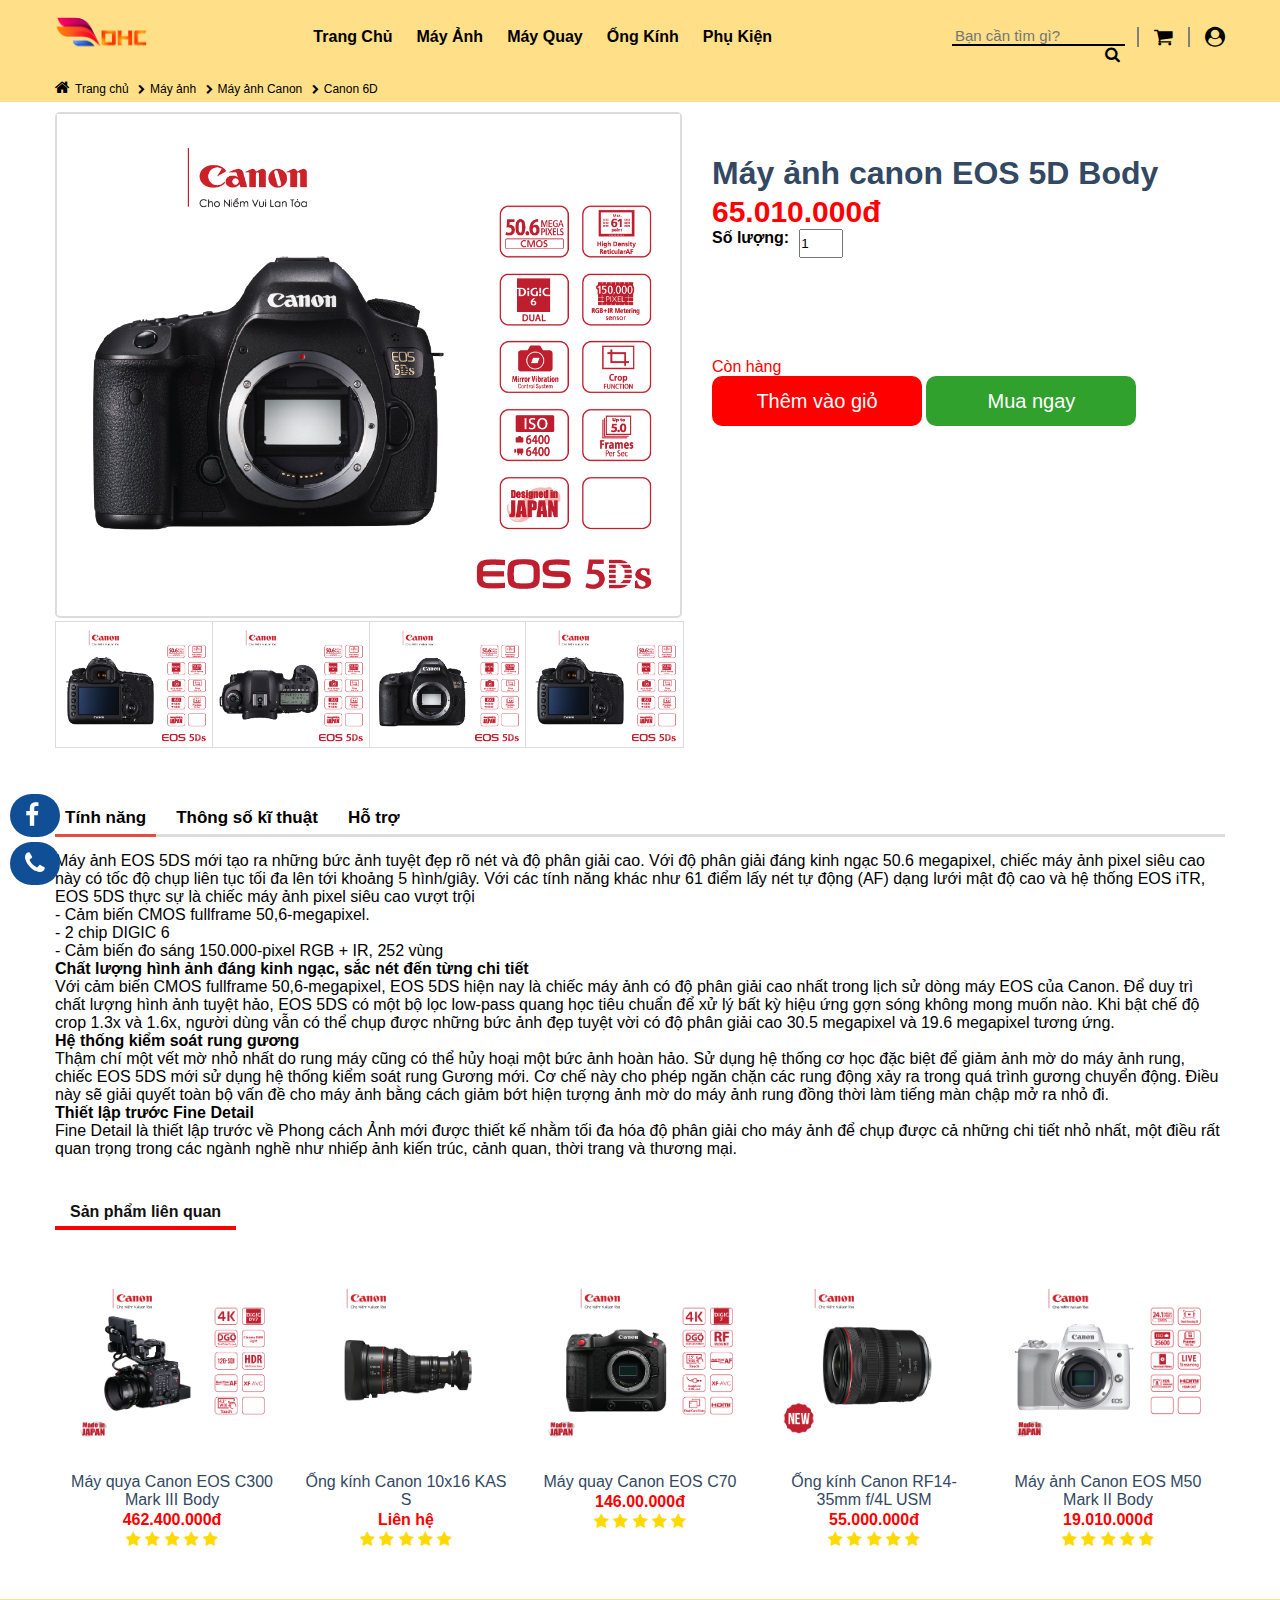
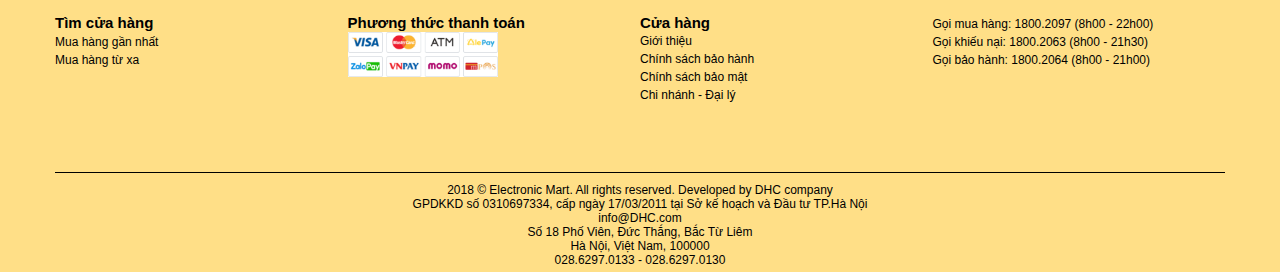
<file: chitietsanpham.html>
<!DOCTYPE html>
<html>
    <head>
        <meta charset="utf-8">
        <title>DHC-Cửa hàng máy ảnh số 1 Việt Nam</title>
        <link rel="stylesheet" href="css/style_3.css">
        <link rel="icon" href="images/logobanner.png">
        <link href="https://cdn.jsdelivr.net/npm/bootstrap@5.1.0/dist/css/bootstrap.min.css" rel="stylesheet" integrity="sha384-KyZXEAg3QhqLMpG8r+8fhAXLRk2vvoC2f3B09zVXn8CA5QIVfZOJ3BCsw2P0p/We" crossorigin="anonymous">
        <link rel="stylesheet" href="https://cdnjs.cloudflare.com/ajax/libs/font-awesome/4.7.0/css/font-awesome.min.css">
        <script src="https://code.jquery.com/jquery-2.2.4.js"></script>
        <meta name="viewport" content="width=device-width, initial-scale=1.0">
    </head>
    <body>
        <!--------------- CƯỜNG-Header start ----------------->
		<header>
            <div class="header-content">
                <div class="logo">
                    <a href="index.html"><img src="images/logobanner.png" height="70px" alt=""></a>
                </div>
                <div class="menu">
                    <li><a href="index.html">Trang Chủ</a></li>
                    <li><a href="san_pham.html">Máy Ảnh</a>
                        <ul class="submenu">
                            <li><a href="#">Máy ảnh Canon</a></li>
                            <li><a href="#">Máy ảnh Nikon</a></li>
                            <li><a href="#">Máy ảnh Sony</a></li>
                            <li><a href="#">Máy ảnh Fujifilm</a></li>
                            <li><a href="#">Máy ảnh Panasonic</a></li>
                            <li><a href="#">Máy ảnh Olympus</a></li>
                        </ul>
                    </li>
                    <li><a href="san_pham.html">Máy Quay</a>
                        <ul class="submenu">
                            <li><a href="#">Máy quay Canon</a></li>
                            <li><a href="#">Máy quay Nikon</a></li>
                            <li><a href="#">Máy quay Sony</a></li>
                            <li><a href="#">Máy quay Fujifilm</a></li>
                            <li><a href="#">Máy quay GoPro</a></li>
                            <li><a href="#">Máy quay JVC</a></li>
                        </ul>
                    </li>
                    <li><a href="san_pham.html">Ống Kính</a>
                        <ul class="submenu">
                            <li><a href="#">Ống kính Canon</a></li>
                            <li><a href="#">Ống kính Nikon</a></li>
                            <li><a href="#">Ống kính Sony</a></li>
                            <li><a href="#">Ống kính Tamron</a></li>
                            <li><a href="#">Ống kính Sigma</a></li>
                            <li><a href="#">Ống kính Leica</a></li>
                            <li><a href="#">Adapter-Ngàm chuyển</a></li>
                        </ul>
                    </li>
                    <li><a href="san_pham.html">Phụ Kiện</a>
                        <ul class="submenu">
                            <li><a href="#">PK máy ảnh-máy quay</a></li>
                            <li><a href="#">Thiết bị Livestream</a></li>
                            <li><a href="#">Thiết bị studio</a></li>
                        </ul>
                    </li>
                </div>
                <div class="other">
                    <li><input type="text" placeholder="Bạn cần tìm gì?"><i class="fa fa-search"></i></li>
                    <li><a href="giỏ_hàng.html"><i class="fa fa-shopping-cart"></i></a></li>
                    <li><a href="login.html"><i class="fa fa-user-circle"></i></a></li>
                </div>
            </div>
        </header>

            <!--------------- Header-js ----------------->
        <script>
            const header = document.querySelector("header")
            window.addEventListener("scroll",function(){
                x=window.pageYOffset
                if(x>0){
                    header.classList.add("sticky")
                }
                else{
                    header.classList.remove("sticky")
                }
            })
        </script>
        <!--------------- CƯỜNG-Header end ----------------->



        <!--------------- Products start ----------------->
        
        <!------------Cường-chi tiết sản phẩm--------------->
        <div class="wrapper">
            <div class="product-home">
                <div class="product-top-content">
                    <i class="fa fa-home" id="home"></i><a href="index.html">Trang chủ</a>
                    <i class="fa fa-chevron-right" id="chevron"></i><a href="#">Máy ảnh</a>
                    <i class="fa fa-chevron-right" id="chevron"></i><a href="#">Máy ảnh Canon</a>
                    <i class="fa fa-chevron-right" id="chevron"></i><a href="#">Canon 6D</a>
                </div>
            </div>
            <div class="products">
                <div class="product-content">
                    <div class="content-left">
                        <div class="product-big-img">
                            <img src="images/5DS-04-2.png" alt="">
                        </div>
                        <div class="product-small-img">
                            <li><img src="images/5DS-Body-1.png" alt=""></li>
                            <li><img src="images/5DS-Body-2.png" alt=""></li>
                            <li><img src="images/5DS-04-2.png" alt=""></li>
                            <li><img src="images/5DS-Body-1.png" alt=""></li>
                        </div>
                    </div>
                    <div class="content-right">
                        <div class="product-name">
                            <h1>Máy ảnh canon EOS 5D Body</h1>
                        </div>
                        <div class="product-price">
                            <p>65.010.000đ</p>
                        </div>
                        <div class="so-luong">
                            <p style="font-weight: bold;">Số lượng:</p>
                            <input type="number" min="0" value="1">
                        </div>
                        <div class="other">
                            <p>Còn hàng</p>
                        </div>
                        <div class="product-buttom">
                            <button>Thêm vào giỏ</button>
                            <button>Mua ngay</button>
                        </div>
                    </div>
                </div>
            </div>
        </div>
        <div class="wrapper">
            <div class="wrapper-content">
                <div class="tabs">
                    <ul class="nav-tab">
                        <li class="active"><a href="#menu_1">Tính năng</a></li>
                        <li><a href="#menu_2">Thông số kĩ thuật</a></li>
                        <li><a href="#menu_3">Hỗ trợ</a></li>
                    </ul>
                    <div class="tab-content">
                        <div id="menu_1" class="tab-content-item">
                            <p>Máy ảnh EOS 5DS mới tạo ra những bức ảnh tuyệt đẹp rõ nét và độ phân giải cao. Với độ phân giải đáng kinh ngạc 50.6 megapixel, chiếc máy ảnh pixel siêu cao này có tốc độ chụp liên tục tối đa lên tới khoảng 5 hình/giây. Với các tính năng khác như 61 điểm lấy nét tự động (AF) dạng lưới mật độ cao và hệ thống EOS iTR, EOS 5DS thực sự là chiếc máy ảnh pixel siêu cao vượt trội</p>
                            <p> - Cảm biến CMOS fullframe 50,6-megapixel.</p>
                            <p> - 2 chip DIGIC 6</p>
                            <p> - Cảm biến đo sáng 150.000-pixel RGB + IR, 252 vùng<p>
                            <p style="font-weight: bold;">Chất lượng hình ảnh đáng kinh ngạc, sắc nét đến từng chi tiết</p>
                            <p>Với cảm biến CMOS fullframe 50,6-megapixel, EOS 5DS hiện nay là chiếc máy ảnh có độ phân giải cao nhất trong lịch sử dòng máy EOS của Canon. Để duy trì chất lượng hình ảnh tuyệt hảo, EOS 5DS có một bộ lọc low-pass quang học tiêu chuẩn để xử lý bất kỳ hiệu ứng gợn sóng không mong muốn nào. Khi bật chế độ crop 1.3x và 1.6x, người dùng vẫn có thể chụp được những bức ảnh đẹp tuyệt vời có độ phân giải cao 30.5 megapixel và 19.6 megapixel tương ứng.</p>
                            <p style="font-weight: bold;">Hệ thống kiểm soát rung gương</p>
                            <p>Thậm chí một vết mờ nhỏ nhất do rung máy cũng có thể hủy hoại một bức ảnh hoàn hảo. Sử dụng hệ thống cơ học đặc biệt để giảm ảnh mờ do máy ảnh rung, chiếc EOS 5DS mới sử dụng hệ thống kiểm soát rung Gương mới. Cơ chế này cho phép ngăn chặn các rung động xảy ra trong quá trình gương chuyển động. Điều này sẽ giải quyết toàn bộ vấn đề cho máy ảnh bằng cách giảm bớt hiện tượng ảnh mờ do máy ảnh rung đồng thời làm tiếng màn chập mở ra nhỏ đi.</p>
                            <p style="font-weight: bold;">Thiết lập trước Fine Detail</p>
                            <p>Fine Detail là thiết lập trước về Phong cách Ảnh mới được thiết kế nhằm tối đa hóa độ phân giải cho máy ảnh để chụp được cả những chi tiết nhỏ nhất, một điều rất quan trọng trong các ngành nghề như nhiếp ảnh kiến trúc, cảnh quan, thời trang và thương mại.</p>
                        </div>
                        <div id="menu_2" class="tab-content-item">
                            <p style="font-size: 18px;font-weight: bold;">Loại máy ảnh</p>
                            <table class="table table-bordered">
                                <thead>
                                  <tr>
                                    <th scope="row">Loại máy ảnh</th>
                                    <td>Dòng máy ảnh AF/AE số, phản xạ đơn ống kính</td>
                                  </tr>
                                  <tr>
                                    <th scope="row">Phương tiện ghi hình</th>
                                    <td>Thẻ CF (Loại I, hỗ trợ UDMA 7 ), Thẻ nhớ SD / SDHC / SDXC</td>
                                  </tr>
                                  <tr>
                                    <th scope="row">Kích thước bộ cảm biến ảnh</th>
                                    <td>Xấp xỉ 36,0 x 24,0mm</td>
                                  </tr>
                                  <tr>
                                    <th scope="row">Loại ống kính</th>
                                    <td>Các loại ống kính EF của Canon</td>
                                  </tr>
                                  <tr>
                                    <th scope="row">Ngàm gắn ống kính</th>
                                    <td>Ngàm gắn EF của Canon</td>
                                  </tr>
                                </thead>
                            </table>
                            <p style="font-size: 18px;font-weight: bold;">Bộ cảm biến</p>
                            <table class="table table-bordered">
                                <thead>
                                  <tr>
                                    <th scope="row">Loại cảm biến</th>
                                    <td>Cảm biến CMOS</td>
                                  </tr>
                                  <tr>
                                    <th scope="row">Effective pixels</th>
                                    <td>Xấp xỉ 50,6 megapixels</td>
                                  </tr>
                                  <tr>
                                    <th scope="row">Tỉ lệ khuôn hình</th>
                                    <td>3:2</td>
                                  </tr>
                                  <tr>
                                    <th scope="row">Tính năng xóa bụi bẩn trên dữ liệu</th>
                                    <td>Tự động xóa/ Xóa bằng tay, Xóa bụi bẩn bám trên dữ liệu</td>
                                  </tr>
                                </thead>
                            </table>
                            <p style="font-size: 18px;font-weight: bold;">Hệ thống ghi hình</p>
                            <table class="table table-bordered">
                                <thead>
                                  <tr>
                                    <th scope="row">Định dạng ghi hình</th>
                                    <td>Quy tắc thiết kế dành cho hệ thống file máy ảnh (DCF) 2.0</td>
                                  </tr>
                                  <tr>
                                    <th scope="row">Loại ảnh</th>
                                    <td>JPEG, RAW (nguyên bản 14-bit của Canon) Có thể ghi đồng thời ảnh định dạng RAW+JPEG</td>
                                  </tr>
                                  <tr>
                                    <th scope="row">Crop/ Tỉ lệ khuôn hình</th>
                                    <td>Chụp crop ảnh và chụp với tỉ lệ khuôn hình cài đặt Full-frame / Xấp xỉ 1,3x (crop) / Xấp xỉ 1,6x (crop) / 1:1 (tỉ lệ khuôn hình) / 4:3 (tỉ lệ khuôn hình) / 16:9 (tỉ lệ khuôn hình)</td>
                                  </tr>
                                  <tr>
                                    <th scope="row">Chức năng ghi hình</th>
                                    <td>Chuẩn, tự động chuyển thẻ, ghi riêng rẽ, ghi lên nhiều thẻ</td>
                                  </tr>
                                  <tr>
                                    <th scope="row">Tạo/ Chọn thư mục:</th>
                                    <td>Có sẵn</td>
                                  </tr>
                                  <tr>
                                    <th scope="row">Đặt tên file</th>
                                    <td>Mã cài đặt trước. Cài đặt người sử dụng 1/ Cài đặt người sử dụng 2</td>
                                  </tr>
                                  <tr>
                                    <th scope="row">Đánh số file</th>
                                    <td>Đánh số liên tiếp, tự động đánh số lại, đánh số lại bằng tay</td>
                                  </tr>
                                </thead>
                            </table>
                            <p style="font-size: 18px;font-weight: bold;">Màn trập</p>
                            <table class="table table-bordered">
                                <thead>
                                  <tr>
                                    <th scope="row">Loại</th>
                                    <td>Màn trập tiêu cự phẳng điều khiển điện tử</td>
                                  </tr>
                                  <tr>
                                    <th scope="row">Tốc độ màn trập</th>
                                    <td>1/8000 giây đến 30 giây (tổng phạm vi tốc độ màn trập; phạm vi có sẵn khác nhau tùy theo từng chế độ chụp), đèn tròn, xung X ở 1/200 giây</td>
                                  </tr>
                                </thead>
                            </table>
                        </div>
                        <div id="menu_3" class="tab-content-item">
                            <p>Nội dung đang cập nhật</p>
                        </div>
                    </div>
                </div>
            </div>
        </div>
        <!------------js product--------------->
        <script>
            const bigImg = document.querySelector(".product-big-img img")
            const smallImg = document.querySelectorAll(".product-small-img img")
            smallImg.forEach(function(imgItem,X){
                imgItem.addEventListener("click",function(){
                    bigImg.src = imgItem.src
                })
            })
        </script>
        <script src="https://code.jquery.com/jquery-3.6.0.js"></script>
        <script>
            $(document).ready(function(){
                $('.tab-content-item').hide();
                $('.tab-content-item:first-child').fadeIn();
                $('.nav-tab li').click(function(){
                    $('.nav-tab li').removeClass('active');
                    $(this).addClass('active');

                    let id_tab_content = $(this).children('a').attr('href');
                    $('.tab-content-item').hide();
                    $(id_tab_content).fadeIn();
                    return false;
                });
            });
        </script>
        <!------------Hiếu-sản phẩm liên quan--------------->
        <div id="wrapper">
            <div class="headline">
                <p>Sản phẩm liên quan</p>
            </div>
            <ul class="products">
                <li>
                    <div class="product-items">
                        <div class="product-top">
                            <a href="chitietsanpham.html" class="product-thumb">
                                <img src="images/c300miii-01.png" alt="">
                            </a>
                            <a href="chitietsanpham.html" class="buy-now">Mua ngay</a>
                        </div>
                        <div class="product-info">
                            <a href="" class="product-name">Máy quya Canon EOS C300 Mark III Body</a>
                            <div class="product-price">462.400.000đ</div>
							<div class="star">
								<i class="fa fa-star"></i>
								<i class="fa fa-star"></i>
								<i class="fa fa-star"></i>
								<i class="fa fa-star"></i>
								<i class="fa fa-star"></i>
							</div>
                        </div>
                    </div>
                </li>
                
                <li>
                    <div class="product-items">
                        <div class="product-top">
                            <a href="chitietsanpham.html" class="product-thumb">
                                <img src="images/10x16-KAS-S-03.png" alt="">
                            </a>
                            <a href="chitietsanpham.html" class="buy-now">Mua ngay</a>
                        </div>
                        <div class="product-info">
                            <a href="" class="product-name">Ống kính Canon 10x16 KAS S</a>
                            <div class="product-price">Liên hệ</div>
							<div class="star">
								<i class="fa fa-star"></i>
								<i class="fa fa-star"></i>
								<i class="fa fa-star"></i>
								<i class="fa fa-star"></i>
								<i class="fa fa-star"></i>
							</div>
                        </div>
                    </div>
                </li>

				<li>
                    <div class="product-items">
                        <div class="product-top">
                            <a href="chitietsanpham.html" class="product-thumb">
                                <img src="images/C70JP-07.png" alt="">
                            </a>
                            <a href="chitietsanpham.html" class="buy-now">Mua ngay</a>
                        </div>
                        <div class="product-info">
                            <a href="" class="product-name">Máy quay Canon EOS C70</a>
                            <div class="product-price">146.00.000đ</div>
							<div class="star">
								<i class="fa fa-star"></i>
								<i class="fa fa-star"></i>
								<i class="fa fa-star"></i>
								<i class="fa fa-star"></i>
								<i class="fa fa-star"></i>
							</div>
                        </div>
                    </div>
                </li>

				<li>
                    <div class="product-items">
                        <div class="product-top">
                            <a href="chitietsanpham.html" class="product-thumb">
                                <img src="images/RF1435-01.png" alt="">
                            </a>
                            <a href="chitietsanpham.html" class="buy-now">Mua ngay</a>
                        </div>
                        <div class="product-info">
                            <a href="" class="product-name">Ống kính Canon RF14-35mm f/4L USM</a>
                            <div class="product-price">55.000.000đ</div>
							<div class="star">
								<i class="fa fa-star"></i>
								<i class="fa fa-star"></i>
								<i class="fa fa-star"></i>
								<i class="fa fa-star"></i>
								<i class="fa fa-star"></i>
							</div>
                        </div>
                    </div>
                </li>

                <li>
                    <div class="product-items">
                        <div class="product-top">
                            <a href="chitietsanpham.html" class="product-thumb">
                                <img src="images/M50-M50-MARK-IIjapan-01.png" alt="">
                            </a>
                            <a href="chitietsanpham.html" class="buy-now">Mua ngay</a>
                        </div>
                        <div class="product-info">
                            <a href="" class="product-name">Máy ảnh Canon EOS M50 Mark II Body</a>
                            <div class="product-price">19.010.000đ</div>
							<div class="star">
								<i class="fa fa-star"></i>
								<i class="fa fa-star"></i>
								<i class="fa fa-star"></i>
								<i class="fa fa-star"></i>
								<i class="fa fa-star"></i>
							</div>
                        </div>
                    </div>
                </li>
            </ul>
        </div>
        <!--------------- Products end ----------------->
        


        <!--------------- DƯƠNG-Footer start ----------------->
        <div id="footer">
            <ul class="footer-top">
                <li>
                    <div class="place">
                        <a style="font-weight: bold;font-size: 15px;">Tìm cửa hàng</a>
                        <br>
                        <a href="">Mua hàng gần nhất</a>
                        <br>
                        <a href="">Mua hàng từ xa</a>
                        <br>
                        <a>
                            <iframe src="https://www.google.com/maps/embed?pb=!1m18!1m12!1m3!1d3723.017336361273!2d105.77172461517605!3d21.071969791677198!2m3!1f0!2f0!3f0!3m2!1i1024!2i768!4f13.1!3m3!1m2!1s0x3134552defbed8e9%3A0x1584f79c805eb017!2zVHLGsOG7nW5nIMSQ4bqhaSBo4buNYyBN4buPIC0gxJDhu4thIGNo4bqldA!5e0!3m2!1svi!2s!4v1632542079233!5m2!1svi!2s" width="150" height="100" style="border:0;" allowfullscreen="" loading="lazy"></iframe>
                        </a>
                    </div>
                </li>
                <li>
                    <div class="tt">
                        <a style="font-size: 15px;font-weight: bold;">Phương thức thanh toán</a>
                        <br>
                        <a href="">
                            <img src="images/pttt.png" alt="">
                        </a>
                    </div>
                </li>
                <li>
                    <div class="introduce">
                        <div style="font-size: 15px;font-weight: bold;">Cửa hàng</div>
                        <a href="#">Giới thiệu</a>
                        <br>
                        <a href="#">Chính sách bảo hành</a>
                        <br>
                        <a href="#">Chính sách bảo mật</a>
                        <br>
                        <a href="#">Chi nhánh - Đại lý</a>
                    </div>
                </li>
                <li>
                    <div class="call">
                        <a href="#">Gọi mua hàng: 1800.2097 (8h00 - 22h00)</a>
                        <br>
                        <a href="#">Gọi khiếu nại: 1800.2063 (8h00 - 21h30)</a>
                        <br>
                        <a href="#">Gọi bảo hành: 1800.2064 (8h00 - 21h00)</a>
                    </div>
                </li>
            </ul>
            <div class="fuild-container" style="background: rgb(255, 223, 135);padding-top: 10px; padding-bottom: 5px;">
                <div class="col-lg-12 col-md-12 col-sm-12">
                    <p style="text-align: center;font-size: 12px; color: black;">
                        2018 © Electronic Mart. All rights reserved. Developed by DHC company
                        <br>
                        GPDKKD số 0310697334, cấp ngày 17/03/2011 tại Sở kế hoạch và Đầu tư TP.Hà Nội
                        <br>
                        info@DHC.com
                        <br>
                        Số 18 Phố Viên, Đức Thắng, Bắc Từ Liêm
                        <br>
                        Hà Nội, Việt Nam, 100000
                        <br>
                        028.6297.0133 - 028.6297.0130
                    </p>
                </div>
            </div>
        </div>
        <!--------------- DƯƠNG-Footer end ----------------->

        <!--------------- logo cố định ----------------->
        <div class="logo_call">
            <li><a href="https://facebook.com" class="button" target="_blank"><i class="fa fa-facebook"></i></a></li>
            <li><a href="#" class="button"><i class="fa fa-phone"></i></a></li>
        </div>


        <script src="https://cdn.jsdelivr.net/npm/bootstrap@5.1.0/dist/js/bootstrap.bundle.min.js" integrity="sha384-U1DAWAznBHeqEIlVSCgzq+c9gqGAJn5c/t99JyeKa9xxaYpSvHU5awsuZVVFIhvj" crossorigin="anonymous"></script>
    </body>
</html>
</file>
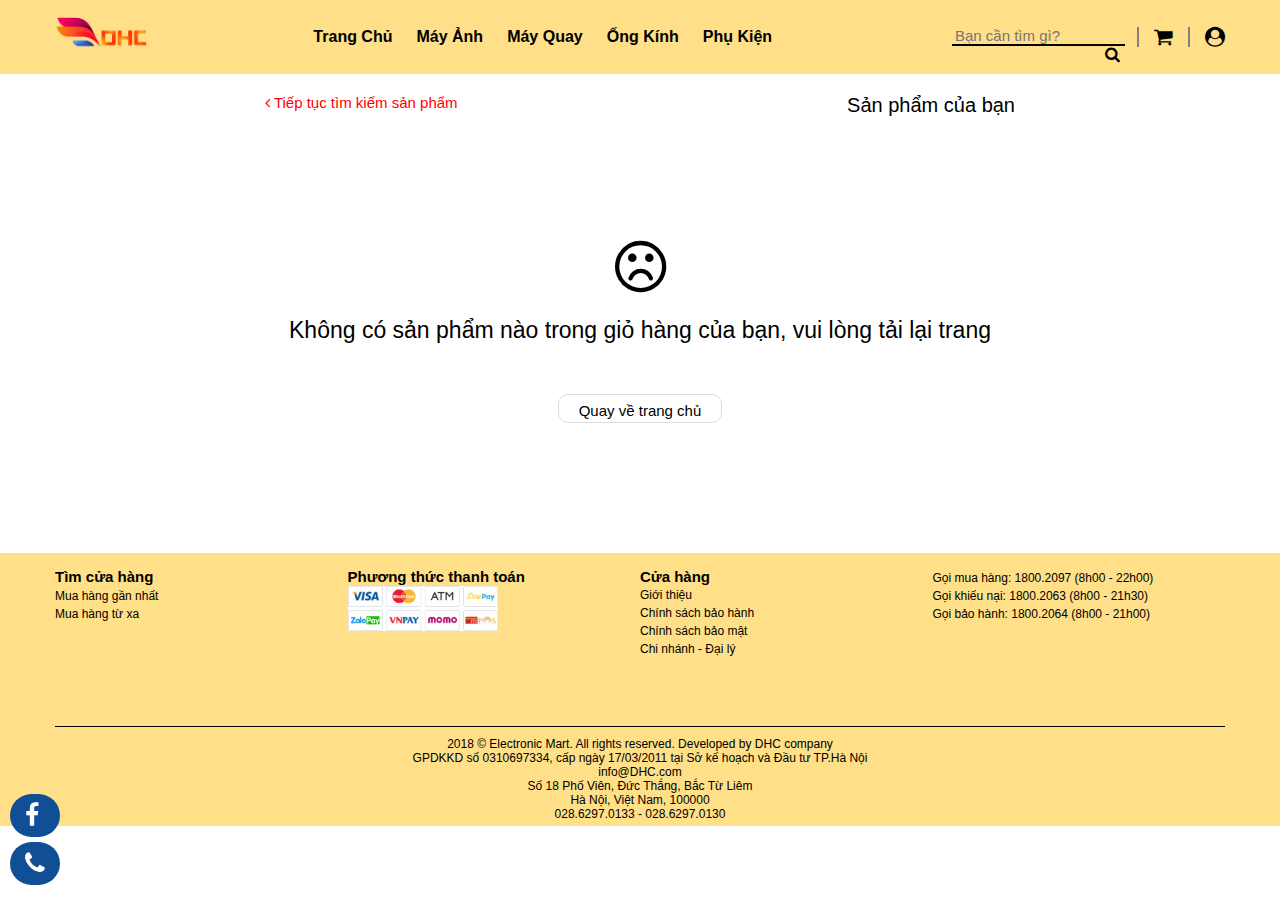
<file: giỏ_hàng.html>
<!DOCTYPE html>
<html>
    <head>
        <meta charset="utf-8">
        <title>DHC-Cửa hàng máy ảnh số 1 Việt Nam</title>
        <link rel="stylesheet" href="css/style_2.css">
        <link rel="icon" href="images/logobanner.png">
        <link href="https://cdn.jsdelivr.net/npm/bootstrap@5.1.0/dist/css/bootstrap.min.css" rel="stylesheet" integrity="sha384-KyZXEAg3QhqLMpG8r+8fhAXLRk2vvoC2f3B09zVXn8CA5QIVfZOJ3BCsw2P0p/We" crossorigin="anonymous">
        <link rel="stylesheet" href="https://cdnjs.cloudflare.com/ajax/libs/font-awesome/4.7.0/css/font-awesome.min.css">
        <script src="https://code.jquery.com/jquery-2.2.4.js"></script>
        <meta name="viewport" content="width=device-width, initial-scale=1.0">
    </head>
    <body>
        <!--------------- CƯỜNG-Header start ----------------->
		<header>
            <div class="header-content">
                <div class="logo">
                    <a href="index.html"><img src="images/logobanner.png" height="70px" alt=""></a>
                </div>
                <div class="menu">
                    <li><a href="index.html">Trang Chủ</a></li>
                    <li><a href="san_pham.html">Máy Ảnh</a>
                        <ul class="submenu">
                            <li><a href="#">Máy ảnh Canon</a></li>
                            <li><a href="#">Máy ảnh Nikon</a></li>
                            <li><a href="#">Máy ảnh Sony</a></li>
                            <li><a href="#">Máy ảnh Fujifilm</a></li>
                            <li><a href="#">Máy ảnh Panasonic</a></li>
                            <li><a href="#">Máy ảnh Olympus</a></li>
                        </ul>
                    </li>
                    <li><a href="san_pham.html">Máy Quay</a>
                        <ul class="submenu">
                            <li><a href="#">Máy quay Canon</a></li>
                            <li><a href="#">Máy quay Nikon</a></li>
                            <li><a href="#">Máy quay Sony</a></li>
                            <li><a href="#">Máy quay Fujifilm</a></li>
                            <li><a href="#">Máy quay GoPro</a></li>
                            <li><a href="#">Máy quay JVC</a></li>
                        </ul>
                    </li>
                    <li><a href="san_pham.html">Ống Kính</a>
                        <ul class="submenu">
                            <li><a href="#">Ống kính Canon</a></li>
                            <li><a href="#">Ống kính Nikon</a></li>
                            <li><a href="#">Ống kính Sony</a></li>
                            <li><a href="#">Ống kính Tamron</a></li>
                            <li><a href="#">Ống kính Sigma</a></li>
                            <li><a href="#">Ống kính Leica</a></li>
                            <li><a href="#">Adapter-Ngàm chuyển</a></li>
                        </ul>
                    </li>
                    <li><a href="san_pham.html">Phụ Kiện</a>
                        <ul class="submenu">
                            <li><a href="#">PK máy ảnh-máy quay</a></li>
                            <li><a href="#">Thiết bị Livestream</a></li>
                            <li><a href="#">Thiết bị studio</a></li>
                        </ul>
                    </li>
                </div>
                <div class="other">
                    <li><input type="text" placeholder="Bạn cần tìm gì?"><i class="fa fa-search"></i></li>
                    <li><a href="giỏ_hàng.html"><i class="fa fa-shopping-cart"></i></a></li>
                    <li><a href="login.html"><i class="fa fa-user-circle"></i></a></li>
                </div>
            </div>
        </header>

            <!--------------- Header-js ----------------->
        <script>
            const header = document.querySelector("header")
            window.addEventListener("scroll",function(){
                x=window.pageYOffset
                if(x>0){
                    header.classList.add("sticky")
                }
                else{
                    header.classList.remove("sticky")
                }
            })
        </script>
        <!--------------- CƯỜNG-Header end ----------------->



        <!--------------- Card ----------------->
        <section id="card">
            <div class="card-top">
                <li><a href="index.html"><i class="fa fa-angle-left"></i> Tiếp tục tìm kiếm sản phẩm</a></li>
                <li>Sản phẩm của bạn</li>
            </div>
            <div class="card-down">
                <i class="fa fa-frown-o" style="font-size: 60px;"></i>
                <p>Không có sản phẩm nào trong giỏ hàng của bạn, vui lòng tải lại trang</p>
                <div class="home"><a href="index.html">Quay về trang chủ</a></div>
            </div>
        </section>
        
        <!--------------- DƯƠNG-Footer start ----------------->
        <div id="footer">
            <ul class="footer-top">
                <li>
                    <div class="place">
                        <a style="font-weight: bold;font-size: 15px;">Tìm cửa hàng</a>
                        <br>
                        <a href="">Mua hàng gần nhất</a>
                        <br>
                        <a href="">Mua hàng từ xa</a>
                        <br>
                        <a>
                            <iframe src="https://www.google.com/maps/embed?pb=!1m18!1m12!1m3!1d3723.017336361273!2d105.77172461517605!3d21.071969791677198!2m3!1f0!2f0!3f0!3m2!1i1024!2i768!4f13.1!3m3!1m2!1s0x3134552defbed8e9%3A0x1584f79c805eb017!2zVHLGsOG7nW5nIMSQ4bqhaSBo4buNYyBN4buPIC0gxJDhu4thIGNo4bqldA!5e0!3m2!1svi!2s!4v1632542079233!5m2!1svi!2s" width="150" height="100" style="border:0;" allowfullscreen="" loading="lazy"></iframe>
                        </a>
                    </div>
                </li>
                <li>
                    <div class="tt">
                        <a style="font-size: 15px;font-weight: bold;">Phương thức thanh toán</a>
                        <br>
                        <a href="">
                            <img src="images/pttt.png" alt="">
                        </a>
                    </div>
                </li>
                <li>
                    <div class="introduce">
                        <div style="font-size: 15px;font-weight: bold;">Cửa hàng</div>
                        <a href="#">Giới thiệu</a>
                        <br>
                        <a href="#">Chính sách bảo hành</a>
                        <br>
                        <a href="#">Chính sách bảo mật</a>
                        <br>
                        <a href="#">Chi nhánh - Đại lý</a>
                    </div>
                </li>
                <li>
                    <div class="call">
                        <a href="#">Gọi mua hàng: 1800.2097 (8h00 - 22h00)</a>
                        <br>
                        <a href="#">Gọi khiếu nại: 1800.2063 (8h00 - 21h30)</a>
                        <br>
                        <a href="#">Gọi bảo hành: 1800.2064 (8h00 - 21h00)</a>
                    </div>
                </li>
            </ul>
            <div class="fuild-container" style="background: rgb(255, 223, 135);padding-top: 10px; padding-bottom: 5px;">
                <div class="col-lg-12 col-md-12 col-sm-12">
                    <p style="text-align: center;font-size: 12px; color: black;">
                        2018 © Electronic Mart. All rights reserved. Developed by DHC company
                        <br>
                        GPDKKD số 0310697334, cấp ngày 17/03/2011 tại Sở kế hoạch và Đầu tư TP.Hà Nội
                        <br>
                        info@DHC.com
                        <br>
                        Số 18 Phố Viên, Đức Thắng, Bắc Từ Liêm
                        <br>
                        Hà Nội, Việt Nam, 100000
                        <br>
                        028.6297.0133 - 028.6297.0130
                    </p>
                </div>
            </div>
        </div>
        <!--------------- DƯƠNG-Footer end ----------------->

        <!--------------- logo cố định ----------------->
        <div class="logo_call">
            <li><a href="https://facebook.com" class="button" target="_blank"><i class="fa fa-facebook"></i></a></li>
            <li><a href="#" class="button"><i class="fa fa-phone"></i></a></li>
        </div>


        <script src="https://cdn.jsdelivr.net/npm/bootstrap@5.1.0/dist/js/bootstrap.bundle.min.js" integrity="sha384-U1DAWAznBHeqEIlVSCgzq+c9gqGAJn5c/t99JyeKa9xxaYpSvHU5awsuZVVFIhvj" crossorigin="anonymous"></script>
    </body>
</html>
</file>
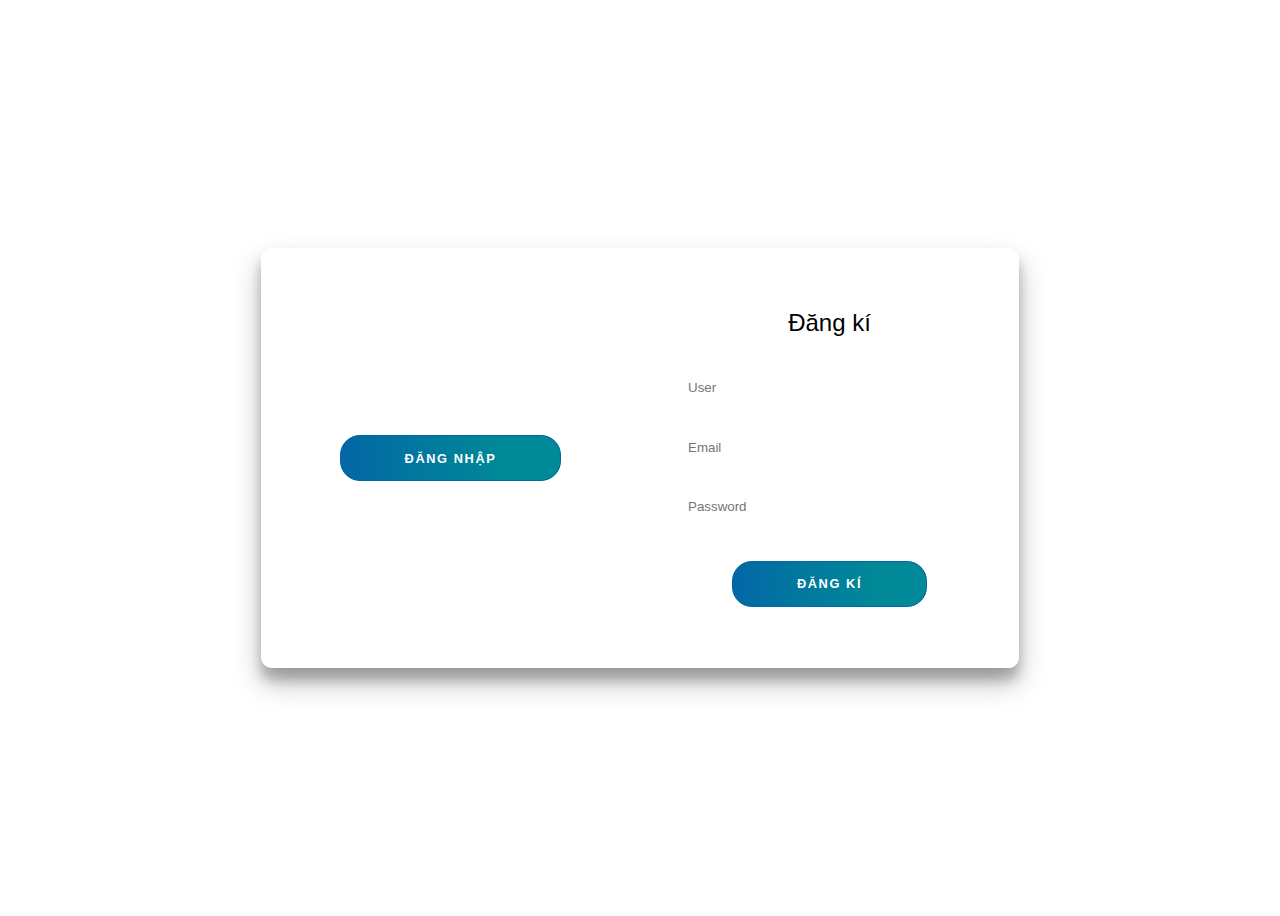
<file: login.html>
<!DOCTYPE html>
<html lang="en">
<head>
    <meta charset="UTF-8">
    <title>DHC-Cửa hàng máy ảnh số 1 Việt Nam</title>
    <link rel="icon" href="images/logobanner.png">
    <meta http-equiv="X-UA-Compatible" content="IE=edge">
    <meta name="viewport" content="width=device-width, initial-scale=1.0">
    <link rel="stylesheet" href="css/style5.css">
    <title>Document</title>
</head>
<body>
    <div class="container right-panel-active">
        <!-- Sign Up -->
        <div class="container__form container--signup">
            <form action="#" class="form" id="form1">
                <h2 class="form__title">Đăng kí</h2>
                <input type="text" placeholder="User" class="input" />
                <input type="email" placeholder="Email" class="input" />
                <input type="password" placeholder="Password" class="input" />
                <button class="btn">Đăng kí</button>
            </form>
        </div>
    
        <!-- Sign In -->
        <div class="container__form container--signin">
            <form action="#" class="form" id="form2">
                <h2 class="form__title">Đăng nhập</h2>
                <input type="email" placeholder="Email" class="input" />
                <input type="password" placeholder="Password" class="input" />
                <a href="#" class="link">Quên mật khẩu?</a>
                <button class="btn">Đăng nhập</button>
            </form>
        </div>
    
        <!-- Overlay -->
        <div class="container__overlay">
            <div class="overlay">
                <div class="overlay__panel overlay--left">
                    <button class="btn" id="signIn">Đăng nhập</button>
                </div>
                <div class="overlay__panel overlay--right">
                    <button class="btn" id="signUp">Đăng kí</button>
                </div>
            </div>
        </div>
    </div>
    <script src= "js/ooo.js"></script>
</body>
</html>
</file>
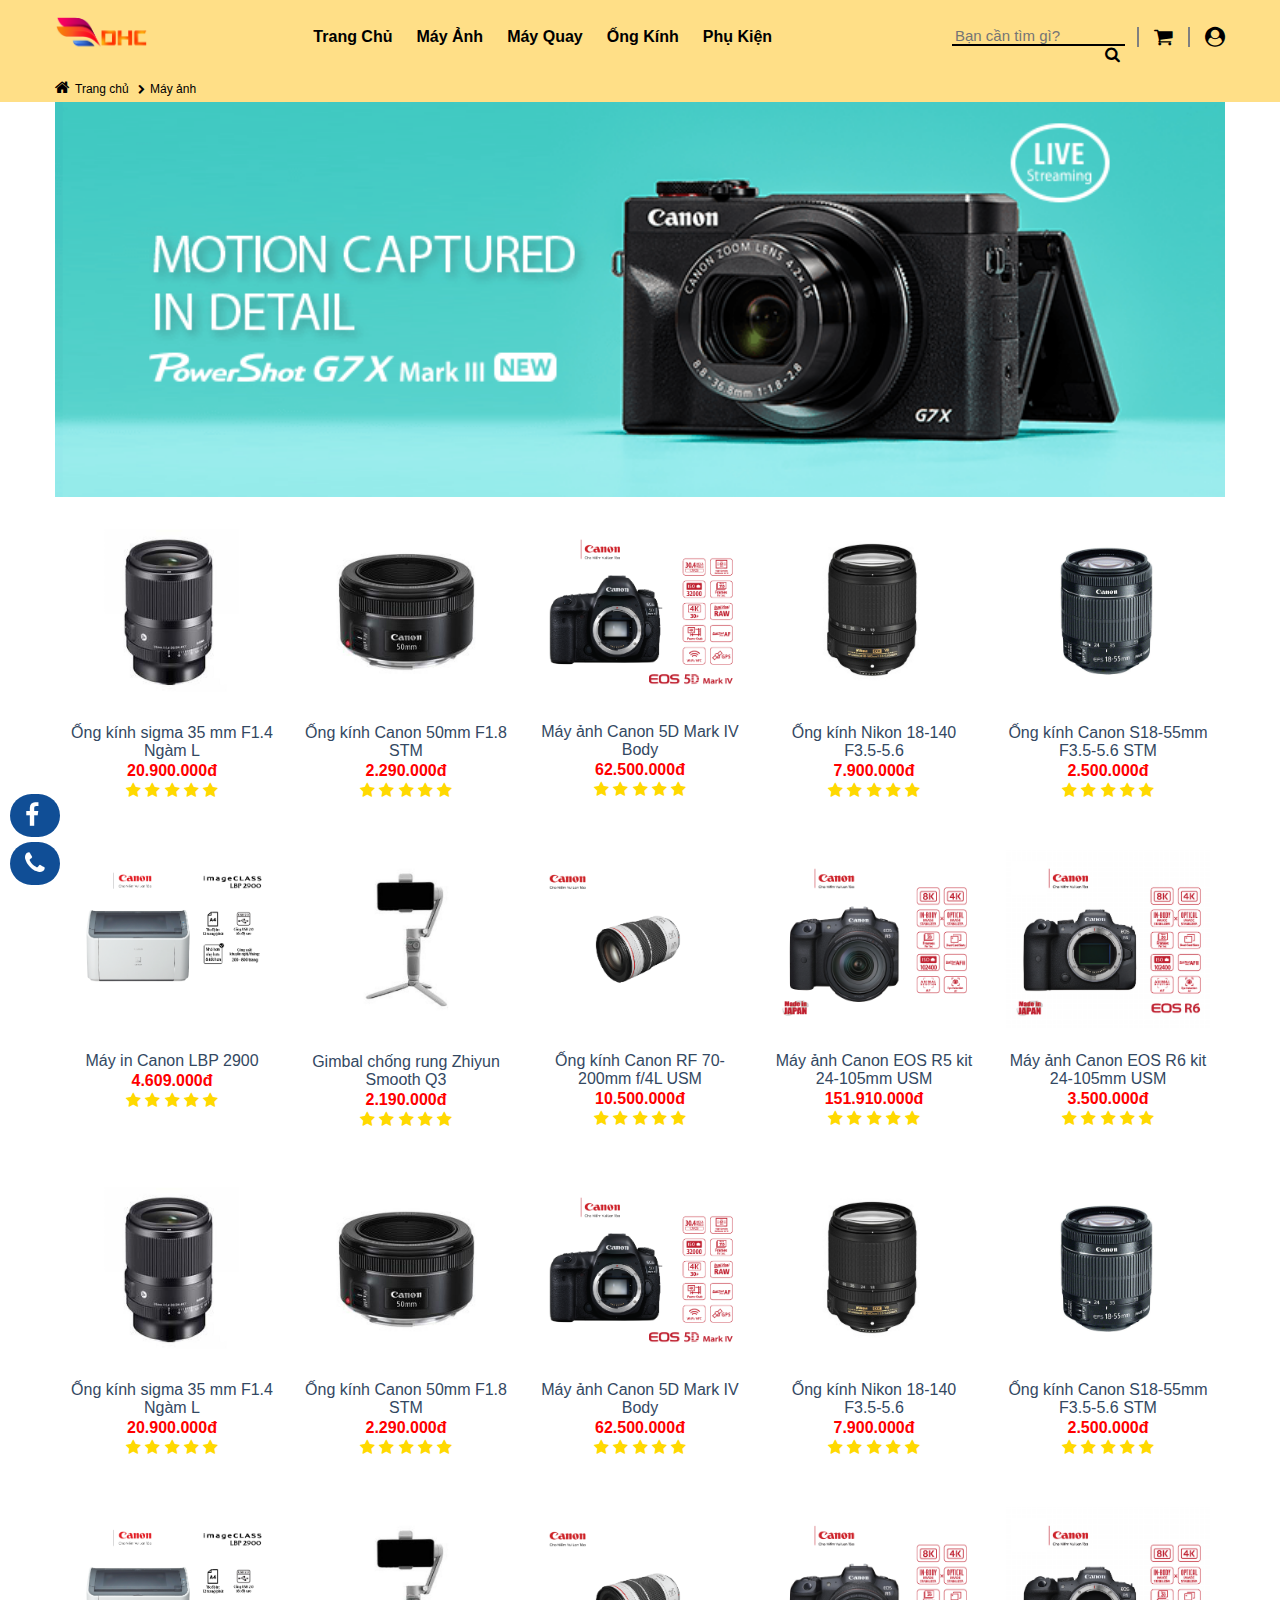
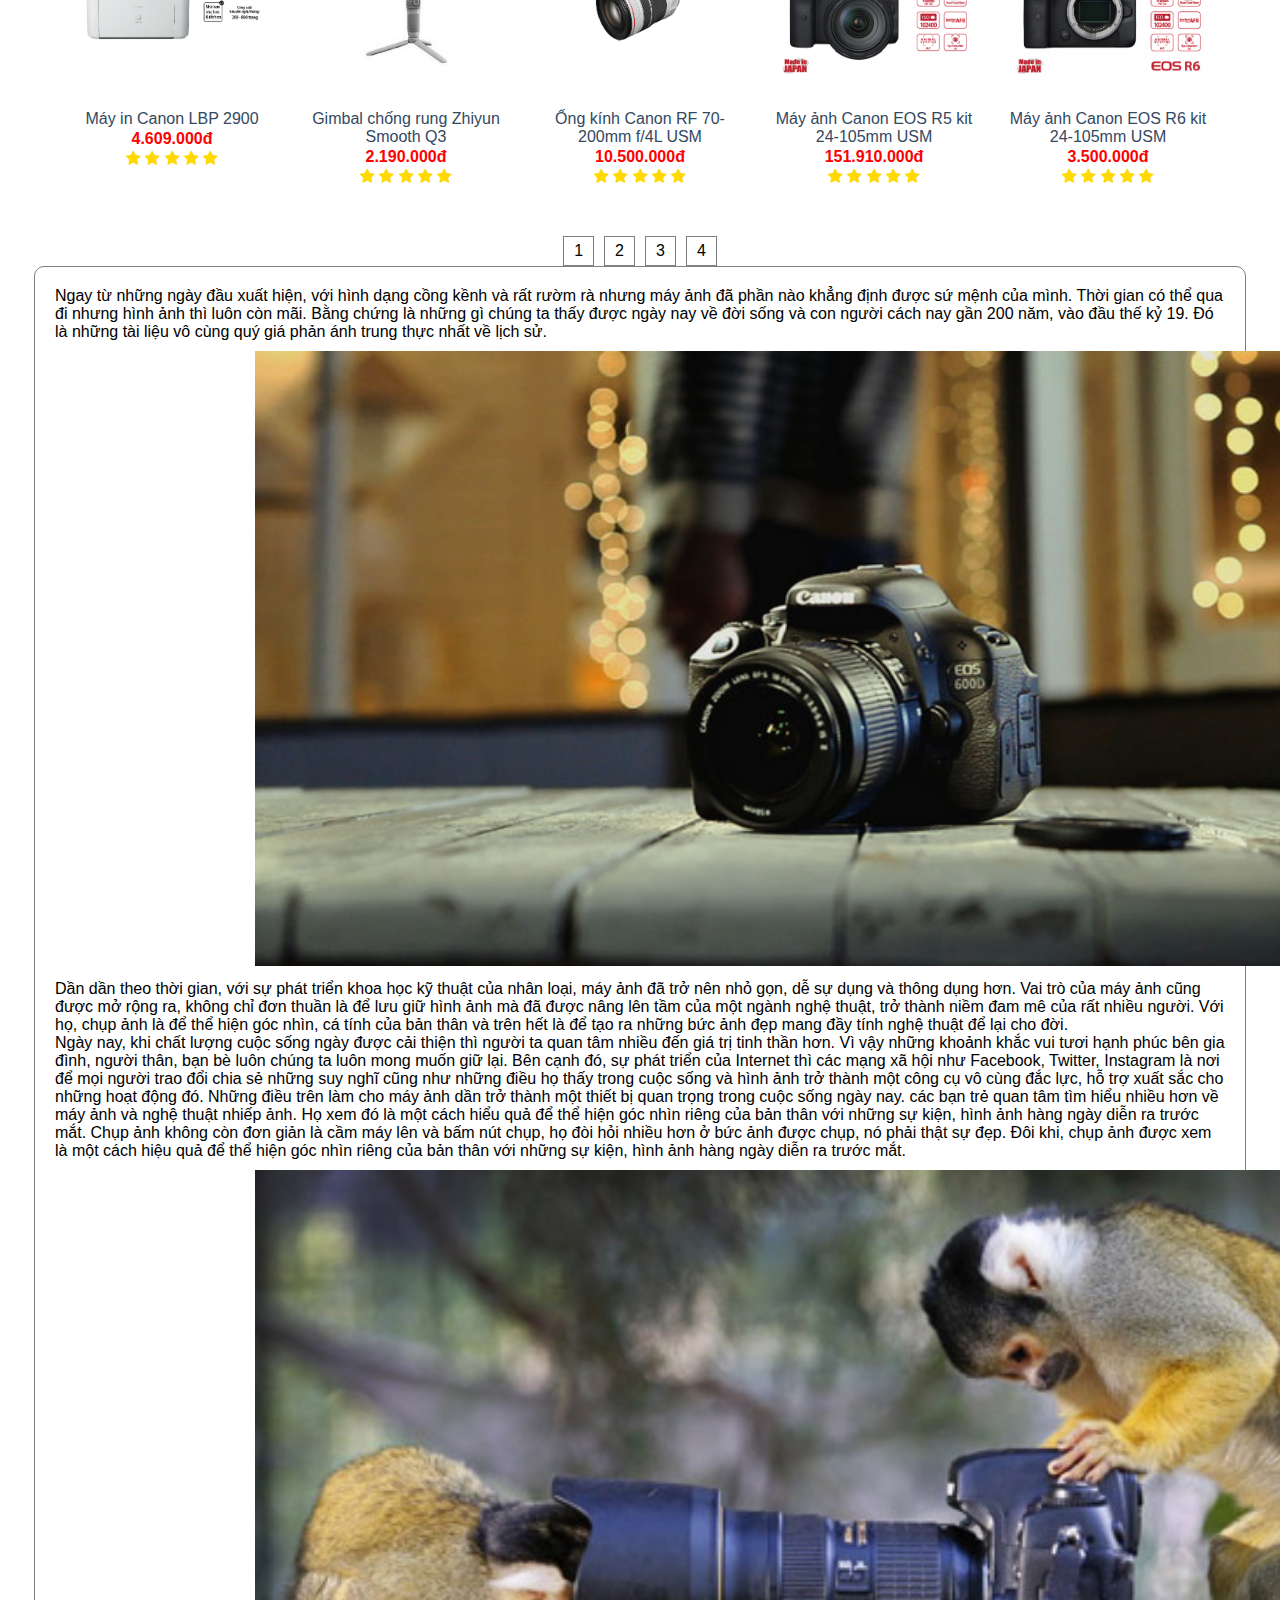
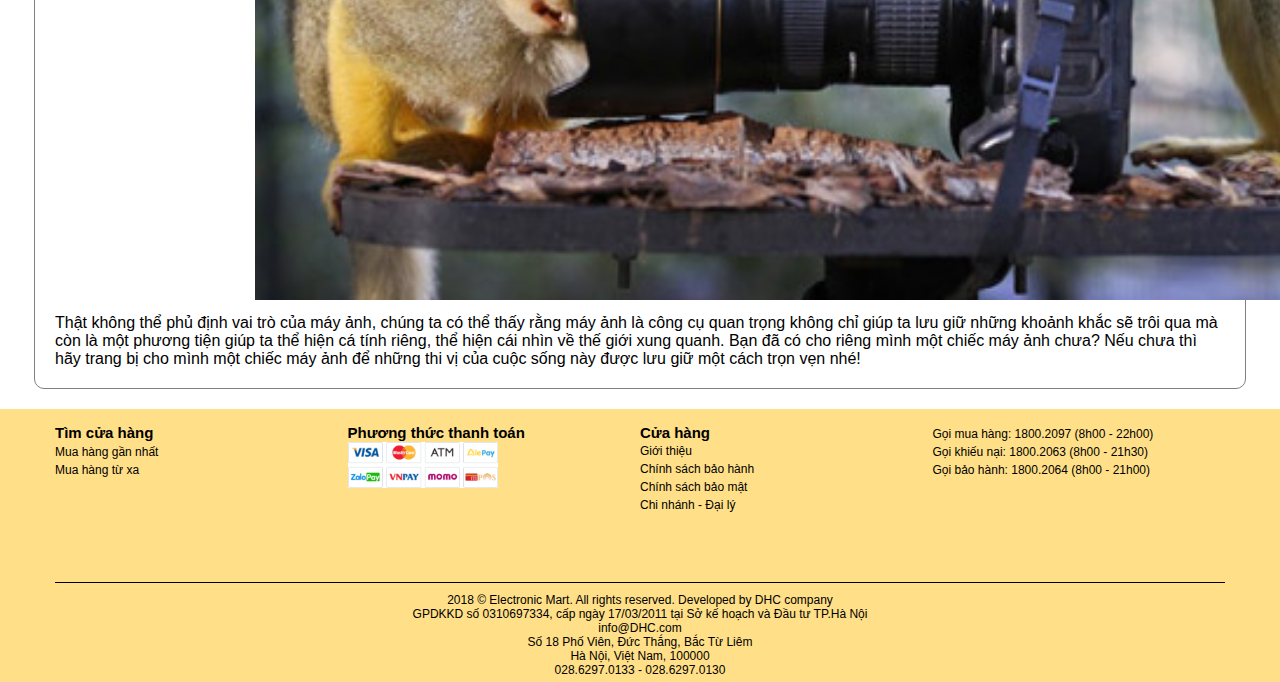
<file: san_pham.html>
<!DOCTYPE html>
<html>
    <head>
        <meta charset="utf-8">
        <title>DHC-Cửa hàng máy ảnh số 1 Việt Nam</title>
        <link rel="stylesheet" href="css/style_4.css">
        <link rel="icon" href="images/logobanner.png">
        <link href="https://cdn.jsdelivr.net/npm/bootstrap@5.1.0/dist/css/bootstrap.min.css" rel="stylesheet" integrity="sha384-KyZXEAg3QhqLMpG8r+8fhAXLRk2vvoC2f3B09zVXn8CA5QIVfZOJ3BCsw2P0p/We" crossorigin="anonymous">
        <link rel="stylesheet" href="https://cdnjs.cloudflare.com/ajax/libs/font-awesome/4.7.0/css/font-awesome.min.css">
        <script src="https://code.jquery.com/jquery-2.2.4.js"></script>
        <meta name="viewport" content="width=device-width, initial-scale=1.0">
    </head>
    <body>
        <!--------------- CƯỜNG-Header start ----------------->
		<header>
            <div class="header-content">
                <div class="logo">
                    <a href="index.html"><img src="images/logobanner.png" height="70px" alt=""></a>
                </div>
                <div class="menu">
                    <li><a href="index.html">Trang Chủ</a></li>
                    <li><a href="san_pham.html">Máy Ảnh</a>
                        <ul class="submenu">
                            <li><a href="#">Máy ảnh Canon</a></li>
                            <li><a href="#">Máy ảnh Nikon</a></li>
                            <li><a href="#">Máy ảnh Sony</a></li>
                            <li><a href="#">Máy ảnh Fujifilm</a></li>
                            <li><a href="#">Máy ảnh Panasonic</a></li>
                            <li><a href="#">Máy ảnh Olympus</a></li>
                        </ul>
                    </li>
                    <li><a href="san_pham.html">Máy Quay</a>
                        <ul class="submenu">
                            <li><a href="#">Máy quay Canon</a></li>
                            <li><a href="#">Máy quay Nikon</a></li>
                            <li><a href="#">Máy quay Sony</a></li>
                            <li><a href="#">Máy quay Fujifilm</a></li>
                            <li><a href="#">Máy quay GoPro</a></li>
                            <li><a href="#">Máy quay JVC</a></li>
                        </ul>
                    </li>
                    <li><a href="san_pham.html">Ống Kính</a>
                        <ul class="submenu">
                            <li><a href="#">Ống kính Canon</a></li>
                            <li><a href="#">Ống kính Nikon</a></li>
                            <li><a href="#">Ống kính Sony</a></li>
                            <li><a href="#">Ống kính Tamron</a></li>
                            <li><a href="#">Ống kính Sigma</a></li>
                            <li><a href="#">Ống kính Leica</a></li>
                            <li><a href="#">Adapter-Ngàm chuyển</a></li>
                        </ul>
                    </li>
                    <li><a href="san_pham.html">Phụ Kiện</a>
                        <ul class="submenu">
                            <li><a href="#">PK máy ảnh-máy quay</a></li>
                            <li><a href="#">Thiết bị Livestream</a></li>
                            <li><a href="#">Thiết bị studio</a></li>
                        </ul>
                    </li>
                </div>
                <div class="other">
                    <li><input type="text" placeholder="Bạn cần tìm gì?"><i class="fa fa-search"></i></li>
                    <li><a href="giỏ_hàng.html"><i class="fa fa-shopping-cart"></i></a></li>
                    <li><a href="login.html"><i class="fa fa-user-circle"></i></a></li>
                </div>
            </div>
        </header>

            <!--------------- Header-js ----------------->
        <script>
            const header = document.querySelector("header")
            window.addEventListener("scroll",function(){
                x=window.pageYOffset
                if(x>0){
                    header.classList.add("sticky")
                }
                else{
                    header.classList.remove("sticky")
                }
            })
        </script>
        <!--------------- CƯỜNG-Header end ----------------->



        <!--------------- Products ----------------->
        <div class="products-menu">
            <div id="wrapper">
                <div class="product-menu">
                    <i class="fa fa-home" id="home"></i><a href="index.html">Trang chủ</a>
                    <i class="fa fa-chevron-right" id="chevron"></i><a href="#">Máy ảnh</a>
                </div>
            </div>
        </div>
        <div class="wrapper">
            <div class="content-banner" style="max-width: 1170px;margin: 0 auto;">
                <img src="images/banner-danhmucsp.png" style="width: 100%" alt="">
            </div>
        </div>
        <div id="wrapper">
            <ul class="products">
                <li>
                    <div class="product-items">
                        <div class="product-top">
                            <a href="chitietsanpham.html" class="product-thumb">
                                <img src="images/sigma35.jpeg" alt="">
                            </a>
                            <a href="chitietsanpham.html" class="buy-now">Mua ngay</a>
                        </div>
                        <div class="product-info">
                            <a href="" class="product-name">Ống kính sigma 35 mm F1.4 Ngàm L</a>
                            <div class="product-price">20.900.000đ</div>
							<div class="star">
								<i class="fa fa-star"></i>
								<i class="fa fa-star"></i>
								<i class="fa fa-star"></i>
								<i class="fa fa-star"></i>
								<i class="fa fa-star"></i>
							</div>
                        </div>
                    </div>
                </li>
                
                <li>
                    <div class="product-items">
                        <div class="product-top">
                            <a href="chitietsanpham.html" class="product-thumb">
                                <img src="images/len50mm.jpeg" alt="">
                            </a>
                            <a href="chitietsanpham.html" class="buy-now">Mua ngay</a>
                        </div>
                        <div class="product-info">
                            <a href="" class="product-name">Ống kính Canon 50mm F1.8 STM</a>
                            <div class="product-price">2.290.000đ</div>
							<div class="star">
								<i class="fa fa-star"></i>
								<i class="fa fa-star"></i>
								<i class="fa fa-star"></i>
								<i class="fa fa-star"></i>
								<i class="fa fa-star"></i>
							</div>
                        </div>
                    </div>
                </li>

				<li>
                    <div class="product-items">
                        <div class="product-top">
                            <a href="chitietsanpham.html" class="product-thumb">
                                <img src="images/5D-MIV-BODY-04.png" alt="">
                            </a>
                            <a href="chitietsanpham.html" class="buy-now">Mua ngay</a>
                        </div>
                        <div class="product-info">
                            <a href="" class="product-name">Máy ảnh Canon 5D Mark IV Body</a>
                            <div class="product-price">62.500.000đ</div>
							<div class="star">
								<i class="fa fa-star"></i>
								<i class="fa fa-star"></i>
								<i class="fa fa-star"></i>
								<i class="fa fa-star"></i>
								<i class="fa fa-star"></i>
							</div>
                        </div>
                    </div>
                </li>

				<li>
                    <div class="product-items">
                        <div class="product-top">
                            <a href="chitietsanpham.html" class="product-thumb">
                                <img src="images/len_nikon.jpeg" alt="">
                            </a>
                            <a href="chitietsanpham.html" class="buy-now">Mua ngay</a>
                        </div>
                        <div class="product-info">
                            <a href="" class="product-name">Ống kính Nikon 18-140 F3.5-5.6</a>
                            <div class="product-price">7.900.000đ</div>
							<div class="star">
								<i class="fa fa-star"></i>
								<i class="fa fa-star"></i>
								<i class="fa fa-star"></i>
								<i class="fa fa-star"></i>
								<i class="fa fa-star"></i>
							</div>
                        </div>
                    </div>
                </li>

                <li>
                    <div class="product-items">
                        <div class="product-top">
                            <a href="chitietsanpham.html" class="product-thumb">
                                <img src="images/lens1.jpeg" alt="">
                            </a>
                            <a href="chitietsanpham.html" class="buy-now">Mua ngay</a>
                        </div>
                        <div class="product-info">
                            <a href="" class="product-name">Ống kính Canon S18-55mm F3.5-5.6 STM</a>
                            <div class="product-price">2.500.000đ</div>
							<div class="star">
								<i class="fa fa-star"></i>
								<i class="fa fa-star"></i>
								<i class="fa fa-star"></i>
								<i class="fa fa-star"></i>
								<i class="fa fa-star"></i>
							</div>
                        </div>
                    </div>
                </li>

                <li>
                    <div class="product-items">
                        <div class="product-top">
                            <a href="chitietsanpham.html" class="product-thumb">
                                <img src="images/Mayin1.png" alt="">
                            </a>
                            <a href="chitietsanpham.html" class="buy-now">Mua ngay</a>
                        </div>
                        <div class="product-info">
                            <a href="" class="product-name">Máy in Canon LBP 2900</a>
                            <div class="product-price">4.609.000đ</div>
							<div class="star">
								<i class="fa fa-star"></i>
								<i class="fa fa-star"></i>
								<i class="fa fa-star"></i>
								<i class="fa fa-star"></i>
								<i class="fa fa-star"></i>
							</div>
                        </div>
                    </div>
                </li>
                
                <li>
                    <div class="product-items">
                        <div class="product-top">
                            <a href="chitietsanpham.html" class="product-thumb">
                                <img src="images/gimbal.jpeg" alt="">
                            </a>
                            <a href="chitietsanpham.html" class="buy-now">Mua ngay</a>
                        </div>
                        <div class="product-info">
                            <a href="" class="product-name">Gimbal  chống rung Zhiyun Smooth Q3</a>
                            <div class="product-price">2.190.000đ</div>
							<div class="star">
								<i class="fa fa-star"></i>
								<i class="fa fa-star"></i>
								<i class="fa fa-star"></i>
								<i class="fa fa-star"></i>
								<i class="fa fa-star"></i>
							</div>
                        </div>
                    </div>
                </li>

                <li>
                    <div class="product-items">
                        <div class="product-top">
                            <a href="chitietsanpham.html" class="product-thumb">
                                <img src="images/rf70-200-01.png" alt="">
                            </a>
                            <a href="chitietsanpham.html" class="buy-now">Mua ngay</a>
                        </div>
                        <div class="product-info">
                            <a href="" class="product-name">Ống kính Canon RF 70-200mm f/4L USM</a>
                            <div class="product-price">10.500.000đ</div>
							<div class="star">
								<i class="fa fa-star"></i>
								<i class="fa fa-star"></i>
								<i class="fa fa-star"></i>
								<i class="fa fa-star"></i>
								<i class="fa fa-star"></i>
							</div>
                        </div>
                    </div>
                </li>

                <li>
                    <div class="product-items">
                        <div class="product-top">
                            <a href="chitietsanpham.html" class="product-thumb">
                                <img src="images/R5-R6japan-02.png" alt="">
                            </a>
                            <a href="chitietsanpham.html" class="buy-now">Mua ngay</a>
                        </div>
                        <div class="product-info">
                            <a href="" class="product-name">Máy ảnh Canon EOS R5 kit 24-105mm USM</a>
                            <div class="product-price">151.910.000đ</div>
							<div class="star">
								<i class="fa fa-star"></i>
								<i class="fa fa-star"></i>
								<i class="fa fa-star"></i>
								<i class="fa fa-star"></i>
								<i class="fa fa-star"></i>
							</div>
                        </div>
                    </div>
                </li>

                <li>
                    <div class="product-items">
                        <div class="product-top">
                            <a href="chitietsanpham.html" class="product-thumb">
                                <img src="images/R5-R6japan-03.png" alt="">
                            </a>
                            <a href="chitietsanpham.html" class="buy-now">Mua ngay</a>
                        </div>
                        <div class="product-info">
                            <a href="" class="product-name">Máy ảnh Canon EOS R6 kit 24-105mm USM</a>
                            <div class="product-price">3.500.000đ</div>
							<div class="star">
								<i class="fa fa-star"></i>
								<i class="fa fa-star"></i>
								<i class="fa fa-star"></i>
								<i class="fa fa-star"></i>
								<i class="fa fa-star"></i>
							</div>
                        </div>
                    </div>
                </li>

                <li>
                    <div class="product-items">
                        <div class="product-top">
                            <a href="chitietsanpham.html" class="product-thumb">
                                <img src="images/sigma35.jpeg" alt="">
                            </a>
                            <a href="chitietsanpham.html" class="buy-now">Mua ngay</a>
                        </div>
                        <div class="product-info">
                            <a href="" class="product-name">Ống kính sigma 35 mm F1.4 Ngàm L</a>
                            <div class="product-price">20.900.000đ</div>
							<div class="star">
								<i class="fa fa-star"></i>
								<i class="fa fa-star"></i>
								<i class="fa fa-star"></i>
								<i class="fa fa-star"></i>
								<i class="fa fa-star"></i>
							</div>
                        </div>
                    </div>
                </li>
                
                <li>
                    <div class="product-items">
                        <div class="product-top">
                            <a href="chitietsanpham.html" class="product-thumb">
                                <img src="images/len50mm.jpeg" alt="">
                            </a>
                            <a href="chitietsanpham.html" class="buy-now">Mua ngay</a>
                        </div>
                        <div class="product-info">
                            <a href="" class="product-name">Ống kính Canon 50mm F1.8 STM</a>
                            <div class="product-price">2.290.000đ</div>
							<div class="star">
								<i class="fa fa-star"></i>
								<i class="fa fa-star"></i>
								<i class="fa fa-star"></i>
								<i class="fa fa-star"></i>
								<i class="fa fa-star"></i>
							</div>
                        </div>
                    </div>
                </li>

				<li>
                    <div class="product-items">
                        <div class="product-top">
                            <a href="chitietsanpham.html" class="product-thumb">
                                <img src="images/5D-MIV-BODY-04.png" alt="">
                            </a>
                            <a href="" class="buy-now">Mua ngay</a>
                        </div>
                        <div class="product-info">
                            <a href="chitietsanpham.html" class="product-name">Máy ảnh Canon 5D Mark IV Body</a>
                            <div class="product-price">62.500.000đ</div>
							<div class="star">
								<i class="fa fa-star"></i>
								<i class="fa fa-star"></i>
								<i class="fa fa-star"></i>
								<i class="fa fa-star"></i>
								<i class="fa fa-star"></i>
							</div>
                        </div>
                    </div>
                </li>

				<li>
                    <div class="product-items">
                        <div class="product-top">
                            <a href="chitietsanpham.html" class="product-thumb">
                                <img src="images/len_nikon.jpeg" alt="">
                            </a>
                            <a href="chitietsanpham.html" class="buy-now">Mua ngay</a>
                        </div>
                        <div class="product-info">
                            <a href="" class="product-name">Ống kính Nikon 18-140 F3.5-5.6</a>
                            <div class="product-price">7.900.000đ</div>
							<div class="star">
								<i class="fa fa-star"></i>
								<i class="fa fa-star"></i>
								<i class="fa fa-star"></i>
								<i class="fa fa-star"></i>
								<i class="fa fa-star"></i>
							</div>
                        </div>
                    </div>
                </li>

                <li>
                    <div class="product-items">
                        <div class="product-top">
                            <a href="chitietsanpham.html" class="product-thumb">
                                <img src="images/lens1.jpeg" alt="">
                            </a>
                            <a href="chitietsanpham.html" class="buy-now">Mua ngay</a>
                        </div>
                        <div class="product-info">
                            <a href="" class="product-name">Ống kính Canon S18-55mm F3.5-5.6 STM</a>
                            <div class="product-price">2.500.000đ</div>
							<div class="star">
								<i class="fa fa-star"></i>
								<i class="fa fa-star"></i>
								<i class="fa fa-star"></i>
								<i class="fa fa-star"></i>
								<i class="fa fa-star"></i>
							</div>
                        </div>
                    </div>
                </li>

                <li>
                    <div class="product-items">
                        <div class="product-top">
                            <a href="chitietsanpham.html" class="product-thumb">
                                <img src="images/Mayin1.png" alt="">
                            </a>
                            <a href="chitietsanpham.html" class="buy-now">Mua ngay</a>
                        </div>
                        <div class="product-info">
                            <a href="" class="product-name">Máy in Canon LBP 2900</a>
                            <div class="product-price">4.609.000đ</div>
							<div class="star">
								<i class="fa fa-star"></i>
								<i class="fa fa-star"></i>
								<i class="fa fa-star"></i>
								<i class="fa fa-star"></i>
								<i class="fa fa-star"></i>
							</div>
                        </div>
                    </div>
                </li>
                
                <li>
                    <div class="product-items">
                        <div class="product-top">
                            <a href="chitietsanpham.html" class="product-thumb">
                                <img src="images/gimbal.jpeg" alt="">
                            </a>
                            <a href="chitietsanpham.html" class="buy-now">Mua ngay</a>
                        </div>
                        <div class="product-info">
                            <a href="" class="product-name">Gimbal  chống rung Zhiyun Smooth Q3</a>
                            <div class="product-price">2.190.000đ</div>
							<div class="star">
								<i class="fa fa-star"></i>
								<i class="fa fa-star"></i>
								<i class="fa fa-star"></i>
								<i class="fa fa-star"></i>
								<i class="fa fa-star"></i>
							</div>
                        </div>
                    </div>
                </li>

                <li>
                    <div class="product-items">
                        <div class="product-top">
                            <a href="chitietsanpham.html" class="product-thumb">
                                <img src="images/rf70-200-01.png" alt="">
                            </a>
                            <a href="chitietsanpham.html" class="buy-now">Mua ngay</a>
                        </div>
                        <div class="product-info">
                            <a href="" class="product-name">Ống kính Canon RF 70-200mm f/4L USM</a>
                            <div class="product-price">10.500.000đ</div>
							<div class="star">
								<i class="fa fa-star"></i>
								<i class="fa fa-star"></i>
								<i class="fa fa-star"></i>
								<i class="fa fa-star"></i>
								<i class="fa fa-star"></i>
							</div>
                        </div>
                    </div>
                </li>

                <li>
                    <div class="product-items">
                        <div class="product-top">
                            <a href="chitietsanpham.html" class="product-thumb">
                                <img src="images/R5-R6japan-02.png" alt="">
                            </a>
                            <a href="chitietsanpham.html" class="buy-now">Mua ngay</a>
                        </div>
                        <div class="product-info">
                            <a href="" class="product-name">Máy ảnh Canon EOS R5 kit 24-105mm USM</a>
                            <div class="product-price">151.910.000đ</div>
							<div class="star">
								<i class="fa fa-star"></i>
								<i class="fa fa-star"></i>
								<i class="fa fa-star"></i>
								<i class="fa fa-star"></i>
								<i class="fa fa-star"></i>
							</div>
                        </div>
                    </div>
                </li>

                <li>
                    <div class="product-items">
                        <div class="product-top">
                            <a href="chitietsanpham.html" class="product-thumb">
                                <img src="images/R5-R6japan-03.png" alt="">
                            </a>
                            <a href="chitietsanpham.html" class="buy-now">Mua ngay</a>
                        </div>
                        <div class="product-info">
                            <a href="" class="product-name">Máy ảnh Canon EOS R6 kit 24-105mm USM</a>
                            <div class="product-price">3.500.000đ</div>
							<div class="star">
								<i class="fa fa-star"></i>
								<i class="fa fa-star"></i>
								<i class="fa fa-star"></i>
								<i class="fa fa-star"></i>
								<i class="fa fa-star"></i>
							</div>
                        </div>
                    </div>
                </li>
            </ul>
        </div>
        <div class="products-footer">
            <ul>
                <li>
                    <a href="#">1</a>
                </li>
                <li>
                    <a href="#">2</a>
                </li>
                <li>
                    <a href="#">3</a>
                </li>
                <li>
                    <a href="#">4</a>
                </li>
            </ul>
        </div>

        <div class="contents" style="padding-bottom: 20px;">
            <div id="wrapper" style="border: 1px solid gray;padding: 20px; border-radius: 10px;">
                <div class="content">
                    <p id="text1">
                        Ngay từ những ngày đầu xuất hiện, với hình dạng cồng kềnh và rất rườm rà nhưng máy ảnh đã phần nào khẳng định được sứ mệnh của mình. Thời gian có thể qua đi nhưng hình ảnh thì luôn còn mãi. Bằng chứng là những gì chúng ta thấy được ngày nay về đời sống và con người cách nay gần 200 năm, vào đầu thế kỷ 19. Đó là những tài liệu vô cùng quý giá phản ánh trung thực nhất về lịch sử.
                        <br>
                        <img src="images/anh-content.jpeg" style="width: 100%;align-items: center;padding: 10px 200px;" alt="">
                        Dần dần theo thời gian, với sự phát triển khoa học kỹ thuật của nhân loại, máy ảnh đã trở nên nhỏ gọn, dễ sự dụng và thông dụng hơn. Vai trò của máy ảnh cũng được mở rộng ra, không chỉ đơn thuần là để lưu giữ hình ảnh mà đã được nâng lên tầm của một ngành nghệ thuật, trở thành niềm đam mê của rất nhiều người. Với họ, chụp ảnh là để thể hiện góc nhìn, cá tính của bản thân và trên hết là để tạo ra những bức ảnh đẹp mang đầy tính nghệ thuật để lại cho đời.
                    </p>
                </div>
                <p>Ngày nay, khi chất lượng cuộc sống ngày được cải thiện thì người ta quan tâm nhiều đến giá trị tinh thần hơn. Vì vậy những khoảnh khắc vui tươi hạnh phúc bên gia đình, người thân, bạn bè luôn chúng ta luôn mong muốn giữ lại. Bên cạnh đó, sự phát triển của Internet thì các mạng xã hội như Facebook, Twitter, Instagram là nơi để mọi người trao đổi chia sẻ những suy nghĩ cũng như những điều họ thấy trong cuộc sống và hình ảnh trở thành một công cụ vô cùng đắc lực, hỗ trợ xuất sắc cho những hoạt động đó. Những điều trên làm cho máy ảnh dần trở thành một thiết bị quan trọng trong cuộc sống ngày nay. các bạn trẻ quan tâm tìm hiểu nhiều hơn về máy ảnh và nghệ thuật nhiếp ảnh. Họ xem đó là một cách hiểu quả để thể hiện góc nhìn riêng của bản thân với những sự kiện, hình ảnh hàng ngày diễn ra trước mắt. Chụp ảnh không còn đơn giản là cầm máy lên và bấm nút chụp, họ đòi hỏi nhiều hơn ở bức ảnh được chụp, nó phải thật sự đẹp. Đôi khi, chụp ảnh được xem là một cách hiệu quả để thể hiện góc nhìn riêng của bản thân với những sự kiện, hình ảnh hàng ngày diễn ra trước mắt.
                    <br>
                    <img src="images/anh-content2.jpeg" style="width: 100%;align-items: center;padding: 10px 200px;" alt="">
                    Thật không thể phủ định vai trò của máy ảnh, chúng ta có thể thấy rằng máy ảnh là công cụ quan trọng không chỉ giúp ta lưu giữ những khoảnh khắc sẽ trôi qua mà còn là một phương tiện giúp ta thể hiện cá tính riêng, thể hiện cái nhìn về thế giới xung quanh. Bạn đã có cho riêng mình một chiếc máy ảnh chưa? Nếu chưa thì hãy trang bị cho mình một chiếc máy ảnh để những thi vị của cuộc sống này được lưu giữ một cách trọn vẹn nhé!
                    </p>
            </div>
        </div>
        <!--------------- DƯƠNG-Footer start ----------------->
        <div id="footer">
            <ul class="footer-top">
                <li>
                    <div class="place">
                        <a style="font-weight: bold;font-size: 15px;">Tìm cửa hàng</a>
                        <br>
                        <a href="">Mua hàng gần nhất</a>
                        <br>
                        <a href="">Mua hàng từ xa</a>
                        <br>
                        <a>
                            <iframe src="https://www.google.com/maps/embed?pb=!1m18!1m12!1m3!1d3723.017336361273!2d105.77172461517605!3d21.071969791677198!2m3!1f0!2f0!3f0!3m2!1i1024!2i768!4f13.1!3m3!1m2!1s0x3134552defbed8e9%3A0x1584f79c805eb017!2zVHLGsOG7nW5nIMSQ4bqhaSBo4buNYyBN4buPIC0gxJDhu4thIGNo4bqldA!5e0!3m2!1svi!2s!4v1632542079233!5m2!1svi!2s" width="150" height="100" style="border:0;" allowfullscreen="" loading="lazy"></iframe>
                        </a>
                    </div>
                </li>
                <li>
                    <div class="tt">
                        <a style="font-size: 15px;font-weight: bold;">Phương thức thanh toán</a>
                        <br>
                        <a href="">
                            <img src="images/pttt.png" alt="">
                        </a>
                    </div>
                </li>
                <li>
                    <div class="introduce">
                        <div style="font-size: 15px;font-weight: bold;">Cửa hàng</div>
                        <a href="#">Giới thiệu</a>
                        <br>
                        <a href="#">Chính sách bảo hành</a>
                        <br>
                        <a href="#">Chính sách bảo mật</a>
                        <br>
                        <a href="#">Chi nhánh - Đại lý</a>
                    </div>
                </li>
                <li>
                    <div class="call">
                        <a href="#">Gọi mua hàng: 1800.2097 (8h00 - 22h00)</a>
                        <br>
                        <a href="#">Gọi khiếu nại: 1800.2063 (8h00 - 21h30)</a>
                        <br>
                        <a href="#">Gọi bảo hành: 1800.2064 (8h00 - 21h00)</a>
                    </div>
                </li>
            </ul>
            <div class="fuild-container" style="background: rgb(255, 223, 135);padding-top: 10px; padding-bottom: 5px;">
                <div class="col-lg-12 col-md-12 col-sm-12">
                    <p style="text-align: center;font-size: 12px; color: black;">
                        2018 © Electronic Mart. All rights reserved. Developed by DHC company
                        <br>
                        GPDKKD số 0310697334, cấp ngày 17/03/2011 tại Sở kế hoạch và Đầu tư TP.Hà Nội
                        <br>
                        info@DHC.com
                        <br>
                        Số 18 Phố Viên, Đức Thắng, Bắc Từ Liêm
                        <br>
                        Hà Nội, Việt Nam, 100000
                        <br>
                        028.6297.0133 - 028.6297.0130
                    </p>
                </div>
            </div>
        </div>
        <!--------------- DƯƠNG-Footer end ----------------->

        <!--------------- logo cố định ----------------->
        <div class="logo_call">
            <li><a href="https://facebook.com" class="button" target="_blank"><i class="fa fa-facebook"></i></a></li>
            <li><a href="#" class="button"><i class="fa fa-phone"></i></a></li>
        </div>


        <script src="https://cdn.jsdelivr.net/npm/bootstrap@5.1.0/dist/js/bootstrap.bundle.min.js" integrity="sha384-U1DAWAznBHeqEIlVSCgzq+c9gqGAJn5c/t99JyeKa9xxaYpSvHU5awsuZVVFIhvj" crossorigin="anonymous"></script>
    </body>
</html>
</file>
<file: css/style_3.css>
*{
    margin: 0;
    padding: 0;
    font-family: Helvetica, sans-serif;
}
li{
    list-style: none;
}
/*----------- CƯỜNG-Header --------------*/
header{
    position: sticky;
    top: 0;left: 0;right: 0;
    z-index: 100;
    background: rgba(255, 247, 236, 0.3);
    transition: all 0.3s ease;
}
header:hover{
    background: rgb(255, 223, 135);
}
header.sticky{
    background: rgb(255, 223, 135);
}
.header-content{
    display: flex;
    justify-content: space-between;
    align-items: center;
    max-width: 1170px;
    margin: 0 auto;
}
.menu{
    display: flex;
}
.menu li{
    padding: 0 12px;
    position: relative;
    transition: all 0.3s ease;
}
.menu a{
    text-decoration: none;
    color: black;
    font-weight: bold;
}
.menu a:hover{
    color: rgb(0, 140, 255);
    border-bottom: 2px solid rgb(255, 102, 0);
    padding-bottom: 10px;
}
.submenu{
    position: absolute;
    background: rgb(255, 223, 135);
    width: 200px;
    padding: 10px ;
    display: none;
    top: 50px;
    transition: all 0.5s ease;
    margin-top: 8px;
}
.submenu li{
    padding: 7px 0;
}
.menu li:hover .submenu{
    display: block;
    top: 30px;
}
.other{
    display: flex;
}
.other li{
    margin-left: 15px;
}
.other li:first-child{
    position: relative;
}
.other li:first-child input{
    width: 100%;
    font-size: 15px;
    border: none;
    outline: none;
    border-bottom: 2px solid black;
    padding-left: 3px;
    background: transparent;
}
.other li:first-child i{
    position: absolute;
    right: 2px;
}
.other li:nth-child(2) i{
    font-size: 20px;
    color: black;
    border-left: 2px solid gray;
    padding-left: 15px;
}
.other li:nth-child(2) i:hover{
    color: red;
}
.other li:last-child i{
    font-size: 20px;
    color: black;
    border-left: 2px solid gray;
    padding-left: 15px;
}
.other li:last-child i:hover{
    color: blue;
}
/*----------- Products --------------*/
.products{
    max-width: 1170px;
    margin: 0 auto;
}
#chevron{
    font-size: 10px;
}
.wrapper .product-home{
    background: rgb(255, 223, 135);
    padding: 5px 0;
}
.product-top-content{
    max-width: 1170px;
    margin: 0 auto;
}
.product-home a{
    text-decoration: none;
    font-size: 12px;
    color: black;
    padding: 0px 5px;
}
.product-home a:hover{
    color: red;
}
.product-content{
    display: flex;
}
.content-left{
    width: 55%;
}
.product-big-img{
    border: 2px solid gainsboro;
    margin-top: 10px;
    border-radius: 5px;
}
.product-big-img img{
    width: 100%;
}
.product-small-img{
    display: flex;
    justify-content: center;
    flex-wrap: wrap;
    width: 100%;
    margin-top: 3px;
    cursor: pointer;
}
.product-small-img li{
    flex-basis: 25%;
}
.product-small-img img{
    width: 100%;
    border: 1px solid gainsboro;
}
.content-right{
    width: 45%;
    padding-top: 50px;
    padding-left: 30px;
}
.product-price p{
    color: red;
    font-size: 30px;
    font-weight: 700;
}
.so-luong{
    display: flex;
    margin-bottom: 100px;
}
.so-luong input{
    width: 40px;
    height: 25px;
    margin-left: 10px;
}
.other p{
    color: red;
}
.product-buttom button{
    border: none;
    width: 210px;
    height: 50px;
    border-radius: 10px;
    color: white;
    font-size: 20px;
}
.product-buttom button:nth-child(1){
    background: red;
}
.product-buttom button:nth-child(1):hover{
    background: rgb(112, 3, 3);
}
.product-buttom button:nth-child(2){
    background: rgb(49, 161, 45);
}
.product-buttom button:nth-child(2):hover{
    background: rgb(13, 53, 12);
}
.wrapper-content{
    max-width: 1170px;
    margin: 0 auto;
}
.nav-tab{
    display: flex;
    margin: 0;
    padding: 0;
    border-bottom: 3px solid #ddd;
    margin-top: 50px;
}
.nav-tab li{
    margin-right: 10px;
}
.nav-tab li a{
    text-decoration: none;
    color: black;
    font-size: 17px;
    font-weight: bold;
    display: block;
    padding: 6px 10px;
    position: relative;
}
.nav-tab li a::after{
    content: "";
    height: 3px;
    width: 100%;
    position: absolute;
    left: 0;
    bottom: -3px;
    background: transparent;
}
.nav-tab li.active a::after, .nav-tab li:hover a::after{
    background: #e74c3c;
}
.tab-content-item{
    padding-top: 15px;
}

/*-----------Hiếu-sản phẩm liên quan----------------*/
#wrapper{
    max-width: 1170px;
    margin: 0 auto;
}
.headline{
    margin: 40px 0px;
}
.headline p{
    color: #111;
    padding: 5px 15px;
    border-bottom: 4px solid red;
    display: inline-block;
    font-weight: 600;
}
#wrapper .products{
    list-style: none;
    display: flex;
    flex-wrap: wrap;
    justify-content: space-between;
    padding: 0;
}
#wrapper .products li{
    flex-basis: 20%;
    padding-left: 15px;
    padding-right: 15px;
    box-sizing: border-box;
    margin-bottom: 30px;
}
#wrapper .products li img{
    max-width: 100%;
    height: auto;
}
.product-items .product-top{
    position: relative;
    overflow: hidden;
}
.product-thumb{
    display: block;
}
.product-items .product-top .buy-now{
    text-decoration: none;
    text-align: center;
    display: block;
    background: #446084;
    opacity: 0.85  ;
    color: #fff;
    padding: 10px 0px;
    position: absolute;
    bottom: -55px;
    transition: 0.25s ease-in-out;
    width: 100%;
}
#wrapper .products li:hover .buy-now{
    bottom: 0px;
    color: white;
    }
#wrapper .products li:hover{
    border: 1px solid gray;
    border-radius: 10px;
}
.product-info{
    padding: 20px 0px;
    text-align: center;
}
.product-info a{
    text-decoration: none;
}
.product-name {
    color: #334862;
    padding: 3px 0px;
}
.product-info .product-price{
    color: rgb(255, 0, 0);
    padding: 2px 0px;
    font-weight: 600;
}
.star{
    color:rgb(255, 217, 0);
}
/*----------- Dương-Footer --------------*/
.banner-footer{
    max-width: 100%;
    margin: 0;
    padding-left: 0;
}
.banner-footer img{
    width: 100%;
}
#footer a{
    font-size: 12px;
    text-decoration: none;
    color: black;
}
#footer{
    background: rgb(255, 223, 135);
}
.footer-top{
    display: flex;
    justify-content: space-between;
    max-width: 1170px;
    margin: 0 auto;
    flex-wrap: wrap;
    padding: 0;
    padding-top: 15px;
    border-bottom: 1px solid black;
}
.footer-top li{
    flex-basis: 25%;
}
.tt img{
    width: 150px;
}

/*----------- Logo cố định --------------*/
.logo_call{
    position: relative;
    position: fixed;
    bottom: 10px;left: 0;
    left: 10px;
    z-index: 3;
}
.logo_call li{
    list-style: none;
    background: rgb(16, 78, 150);
    margin: 5px 0;
    border-radius: 100px;
}
.button {  
    border-radius: 10px;  
    border: none; 
    color: #FFFFFF; 
    display: inline-block;
    font-size: 25px; 
    padding: 7px 15px;    
    text-align: center;     
    text-decoration: none;
}


/*----------- Reponsive --------------*/
@media(max-width:1139px){
    .header-content{
        padding: 5px;
    }
    .menu a{
        font-size: 13px;
    }
    .navigation-auto{
        margin-top: 430px;
    }
}
@media(max-width:780px){
    .header-content{
        padding: 0px 5px;
    }
    .logo img{
        height: 40px;
    }
    .other li:first-child input{
        font-size: 10px;
    }
    .other li:first-child i{
        font-size: 13px;
        padding-top: 5px;
    }
    .other li:nth-child(2) i{
        font-size: 13px;
    }
    .other li:last-child i{
        font-size: 13px;
    }
    .menu{
        display: flex;
        justify-content: space-around;
        position: absolute;
        margin-top: 63px;
        left: 0;
        background-color: rgb(252, 216, 98);
        width: 100%;
    }
    .submenu{
        width: 130px;
    }
    .menu li:last-child .submenu{
        right: 0;
    }
    .menu a{
        font-size: 10px;
    }
    .product-content{
        display: inline-block;
    }
    .content-left{
        width: 100%;
    }
    .content-right{
        width: 100%;
        padding-left: 5px;
    }
    .so-luong{
        margin-bottom: 30px;
    }
    .product-buttom button{
        width: 190px;
        height: 40px;
        font-size: 15px;
    }
    #wrapper .products li{
        flex-basis: 50%;
        padding-left: 10px;
        padding-right: 10px;
        box-sizing: border-box;
        margin-bottom: 10px;
    }
    h3{
        color: #111;
        padding: 10px 20px;
        display: inline-block;
        font-weight: 600;
    }  
    .navigation-auto{
        margin-top: 275px;
    } 
    .footer-top li{
        flex-basis: 50%;
    }
}
</file>
<file: css/style_2.css>
*{
    margin: 0;
    padding: 0;
    font-family: Helvetica, sans-serif;
}
li{
    list-style: none;
}
/*----------- CƯỜNG-Header --------------*/
header{
    position: sticky;
    top: 0;left: 0;right: 0;
    z-index: 100;
    background: rgba(255, 247, 236, 0.3);
    transition: all 0.3s ease;
}
header:hover{
    background: rgb(255, 223, 135);
}
header.sticky{
    background: rgb(255, 223, 135);
}
.header-content{
    display: flex;
    justify-content: space-between;
    align-items: center;
    max-width: 1170px;
    margin: 0 auto;
}
.menu{
    display: flex;
}
.menu li{
    padding: 0 12px;
    position: relative;
    transition: all 0.3s ease;
}
.menu a{
    text-decoration: none;
    color: black;
    font-weight: bold;
}
.menu a:hover{
    color: rgb(0, 140, 255);
    border-bottom: 2px solid rgb(255, 102, 0);
    padding-bottom: 10px;
}
.submenu{
    position: absolute;
    background: rgb(255, 223, 135);
    width: 200px;
    padding: 10px ;
    display: none;
    top: 50px;
    transition: all 0.5s ease;
    margin-top: 8px;
}
.submenu li{
    padding: 7px 0;
}
.menu li:hover .submenu{
    display: block;
    top: 30px;
}
.other{
    display: flex;
}
.other li{
    margin-left: 15px;
}
.other li:first-child{
    position: relative;
}
.other li:first-child input{
    width: 100%;
    font-size: 15px;
    border: none;
    outline: none;
    border-bottom: 2px solid black;
    padding-left: 3px;
    background: transparent;
}
.other li:first-child i{
    position: absolute;
    right: 2px;
}
.other li:nth-child(2) i{
    font-size: 20px;
    color: black;
    border-left: 2px solid gray;
    padding-left: 15px;
}
.other li:nth-child(2) i:hover{
    color: red;
}
.other li:last-child i{
    font-size: 20px;
    color: black;
    border-left: 2px solid gray;
    padding-left: 15px;
}
.other li:last-child i:hover{
    color: blue;
}
/*----------- Card --------------*/
#card{
    max-width: 750px;
    margin: 0 auto;
}
.card-top {
    display: flex;
    justify-content: space-between;
    padding: 20px 0;
}
.card-top li{
    text-align: center;
}
.card-top li:first-child a{
    font-size: 15px;
    text-decoration: none;
    color: red;
}
.card-top li:last-child{
    font-size: 20px;
}
.card-down{
    text-align: center;
    font-size: 23px;
    padding-top: 100px;
    padding-bottom: 130px;
}
.card-down p{
    padding-top: 20px;
    padding-bottom: 50px;
}
.home{
    border: 1px solid gainsboro;
    display: inline-block;
    background: rgb(255, 255, 255);
    border-radius: 10px;
}
.card-down a{
    font-size: 15px;
    text-decoration: none;
    padding: 40px 20px;
    color: black;
}
.home:hover{
    background: gainsboro;
}
/*----------- Dương-Footer --------------*/
.banner-footer{
    max-width: 100%;
    margin: 0;
    padding-left: 0;
}
.banner-footer img{
    width: 100%;
}
#footer a{
    font-size: 12px;
    text-decoration: none;
    color: black;
}
#footer{
    background: rgb(255, 223, 135);
}
.footer-top{
    display: flex;
    justify-content: space-between;
    max-width: 1170px;
    margin: 0 auto;
    flex-wrap: wrap;
    padding: 0;
    padding-top: 15px;
    border-bottom: 1px solid black;
}
.footer-top li{
    flex-basis: 25%;
}
.tt img{
    width: 150px;
}

/*----------- Logo cố định --------------*/
.logo_call{
    position: relative;
    position: fixed;
    bottom: 10px;left: 0;
    left: 10px;
    z-index: 3;
}
.logo_call li{
    list-style: none;
    background: rgb(16, 78, 150);
    margin: 5px 0;
    border-radius: 100px;
}
.button {  
    border-radius: 10px;  
    border: none; 
    color: #FFFFFF; 
    display: inline-block;
    font-size: 25px; 
    padding: 7px 15px;    
    text-align: center;     
    text-decoration: none;
}


/*----------- Reponsive --------------*/
@media(max-width:1139px){
    .header-content{
        padding: 5px;
    }
    .menu a{
        font-size: 13px;
    }
    .navigation-auto{
        margin-top: 430px;
    }
}
@media(max-width:780px){
    .header-content{
        padding: 0px 5px;
    }
    .logo img{
        height: 40px;
    }
    .other li:first-child input{
        font-size: 10px;
    }
    .other li:first-child i{
        font-size: 13px;
        padding-top: 5px;
    }
    .other li:nth-child(2) i{
        font-size: 13px;
    }
    .other li:last-child i{
        font-size: 13px;
    }
    .menu{
        display: flex;
        justify-content: space-around;
        position: absolute;
        margin-top: 63px;
        left: 0;
        background-color: rgb(252, 216, 98);
        width: 100%;
    }
    .submenu{
        width: 130px;
    }
    .menu li:last-child .submenu{
        right: 0;
    }
    .menu a{
        font-size: 10px;
    }
    .products li{
        flex-basis: 50%;
        padding-left: 10px;
        padding-right: 10px;
        box-sizing: border-box;
        margin-bottom: 10px;
    }
    .card-top{
        padding-top: 30px;
        padding-right: 5px;
        padding-left: 5px;
    }
    .card-top li:first-child a{
        font-size: 10px;
        text-decoration: none;
        color: red;
    }
    .card-top li:last-child{
        font-size: 15px;
    }  
    .navigation-auto{
        margin-top: 275px;
    }
    .footer-top li{
        flex-basis: 50%;
    }
}
</file>
<file: css/style5.css>
:root {
	/* COLORS */
	--white:white;
	--gray: #333;
	--blue: #0367a6;
	--lightblue: #008997;

	/* RADII */
	--button-radius: 0.7rem;

	/* SIZES */
	--max-width: 758px;
	--max-height: 420px;

	font-size: 16px;
	font-family: -apple-system, BlinkMacSystemFont, "Segoe UI", Roboto, Oxygen,
		Ubuntu, Cantarell, "Open Sans", "Helvetica Neue", sans-serif;
}

body {
	align-items: center;
	background-color: var(--white);
	background: url("https://cdn.vjshop.vn/tin-tuc/7-buoc-chup-anh-mon-an-dep-tai-nha/chup-anh-mon-an-dep-13.jpg");
	background-attachment: fixed;
	background-position: center;
	background-repeat: no-repeat;
	background-size: cover;
	display: grid;
	height: 100vh;
	place-items: center;
}

.form__title {
	font-weight: 300;
	margin: 0;
	margin-bottom: 1.25rem;
}

.link {
	color: var(--gray);
	font-size: 0.9rem;
	margin: 1.5rem 0;
	text-decoration: none;
}

.container {
	background-color: var(--white);
	border-radius: var(--button-radius);
	box-shadow: 0 0.9rem 1.7rem rgba(0, 0, 0, 0.25),
		0 0.7rem 0.7rem rgba(0, 0, 0, 0.22);
	height: var(--max-height);
	max-width: var(--max-width);
	overflow: hidden;
	position: relative;
	width: 100%;
}

.container__form {
	height: 100%;
	position: absolute;
	top: 0;
	transition: all 0.6s ease-in-out;
}

.container--signin {
	left: 0;
	width: 50%;
	z-index: 2;
}

.container.right-panel-active .container--signin {
	transform: translateX(100%);
}

.container--signup {
	left: 0;
	opacity: 0;
	width: 50%;
	z-index: 1;
}

.container.right-panel-active .container--signup {
	animation: show 0.6s;
	opacity: 1;
	transform: translateX(100%);
	z-index: 5;
}

.container__overlay {
	height: 100%;
	left: 50%;
	overflow: hidden;
	position: absolute;
	top: 0;
	transition: transform 0.6s ease-in-out;
	width: 50%;
	z-index: 100;
}

.container.right-panel-active .container__overlay {
	transform: translateX(-100%);
}

.overlay {
	background-color: var(--lightblue);
	background: url("https://cdn.vjshop.vn/tin-tuc/7-buoc-chup-anh-mon-an-dep-tai-nha/chup-anh-mon-an-dep-13.jpg");
	background-attachment: fixed;
	background-position: center;
	background-repeat: no-repeat;
	background-size: cover;
	height: 100%;
	left: -100%;
	position: relative;
	transform: translateX(0);
	transition: transform 0.6s ease-in-out;
	width: 200%;  
}

.container.right-panel-active .overlay {
	transform: translateX(50%);
}

.overlay__panel {
	align-items: center;
	display: flex;
	flex-direction: column;
	height: 100%;
	justify-content: center;
	position: absolute;
	text-align: center;
	top: 0;
	transform: translateX(0);
	transition: transform 0.6s ease-in-out;
	width: 50%;
}

.overlay--left {
	transform: translateX(-20%);
}

.container.right-panel-active .overlay--left {
	transform: translateX(0);
}

.overlay--right {
	right: 0;
	transform: translateX(0);
}

.container.right-panel-active .overlay--right {
	transform: translateX(20%);
}

.btn {
	background-color: var(--blue);
	background-image: linear-gradient(90deg, var(--blue) 0%, var(--lightblue) 74%);
	border-radius: 20px;
	border: 1px solid var(--blue);
	color: var(--white);
	cursor: pointer;
	font-size: 0.8rem;
	font-weight: bold;
	letter-spacing: 0.1rem;
	padding: 0.9rem 4rem;
	text-transform: uppercase;
	transition: transform 80ms ease-in;
}

.form > .btn {
	margin-top: 1.5rem;
}

.btn:active {
	transform: scale(0.95);
}

.btn:focus {
	outline: none;
}

.form {
	background-color: var(--white);
	display: flex;
	align-items: center;
	justify-content: center;
	flex-direction: column;
	padding: 0 3rem;
	height: 100%;
	text-align: center;
}

.input {
	background-color: #fff;
	border: none;
	padding: 0.9rem 0.9rem;
	margin: 0.5rem 0;
	width: 100%;
}

@keyframes show {
	0%,
	49.99% {
		opacity: 0;
		z-index: 1;
	}

	50%,
	100% {
		opacity: 1;
		z-index: 5;
	}
}
</file>
<file: css/style_4.css>
*{
    margin: 0;
    padding: 0;
    font-family: Helvetica, sans-serif;
}
li{
    list-style: none;
}
/*----------- CƯỜNG-Header --------------*/
header{
    position: sticky;
    top: 0;left: 0;right: 0;
    z-index: 100;
    background: rgba(255, 247, 236, 0.3);
    transition: all 0.3s ease;
}
header:hover{
    background: rgb(255, 223, 135);
}
header.sticky{
    background: rgb(255, 223, 135);
}
.header-content{
    display: flex;
    justify-content: space-between;
    align-items: center;
    max-width: 1170px;
    margin: 0 auto;
}
.menu{
    display: flex;
}
.menu li{
    padding: 0 12px;
    position: relative;
    transition: all 0.3s ease;
}
.menu a{
    text-decoration: none;
    color: black;
    font-weight: bold;
}
.menu a:hover{
    color: rgb(0, 140, 255);
    border-bottom: 2px solid rgb(255, 102, 0);
    padding-bottom: 10px;
}
.submenu{
    position: absolute;
    background: rgb(255, 223, 135);
    width: 200px;
    padding: 10px ;
    display: none;
    top: 50px;
    transition: all 0.5s ease;
    margin-top: 8px;
}
.submenu li{
    padding: 7px 0;
}
.menu li:hover .submenu{
    display: block;
    top: 30px;
}
.other{
    display: flex;
}
.other li{
    margin-left: 15px;
}
.other li:first-child{
    position: relative;
}
.other li:first-child input{
    width: 100%;
    font-size: 15px;
    border: none;
    outline: none;
    border-bottom: 2px solid black;
    padding-left: 3px;
    background: transparent;
}
.other li:first-child i{
    position: absolute;
    right: 2px;
}
.other li:nth-child(2) i{
    font-size: 20px;
    color: black;
    border-left: 2px solid gray;
    padding-left: 15px;
}
.other li:nth-child(2) i:hover{
    color: red;
}
.other li:last-child i{
    font-size: 20px;
    color: black;
    border-left: 2px solid gray;
    padding-left: 15px;
}
.other li:last-child i:hover{
    color: blue;
}
/*----------- Products --------------*/
#wrapper{
    max-width: 1170px;
    margin: 0 auto;
}
.products-menu{
    background: rgb(255, 223, 135);
    padding: 5px 0;
}
#chevron{
    font-size: 10px;
}
.product-menu a{
    text-decoration: none;
    font-size: 12px;
    color: black;
    padding: 0px 5px;
}
.product-menu a:hover{
    color: red;
}
.headline{
    margin: 40px 0px;
}
.products{
    list-style: none;
    display: flex;
    flex-wrap: wrap;
    justify-content: space-between;
    padding: 0;
    padding-top: 20px;
}
.products li{
    flex-basis: 20%;
    padding-left: 15px;
    padding-right: 15px;
    box-sizing: border-box;
    margin-bottom: 30px;
}
.products li img{
    max-width: 100%;
    height: auto;
}
.product-top{
    position: relative;
    overflow: hidden;
}
.product-thumb{
    display: block;
}
.buy-now{
    text-decoration: none;
    text-align: center;
    display: block;
    background: #446084;
    opacity: 0.85  ;
    color: #fff;
    padding: 10px 0px;
    position: absolute;
    bottom: -55px;
    transition: 0.25s ease-in-out;
    width: 100%;
}
.products li:hover .buy-now{
    bottom: 0px;
    color: white;
}
.products li:hover{
    border: 1px solid gray;
    border-radius: 10px;
}
.product-info{
    padding: 20px 0px;
    text-align: center;
}
.product-info a{
    text-decoration: none;
}
.product-name {
    color: #334862;
    padding: 3px 0px;
}
.product-price{
    color: rgb(255, 0, 0);
    padding: 2px 0px;
    font-weight: 600;
}
.star{
    color:rgb(255, 217, 0);
}
.products-footer ul{
    display: flex;
    justify-content: center;
}
.products-footer ul li{
    padding: 5px 10px;
    border: 1px solid gray;
    margin: 0 5px;
}
.products-footer ul li a{
    text-decoration: none;
    color: black;
}
.products-footer ul li:hover{
    background: red;
}
.products-footer ul li:hover a{
    color: white;
}
/*----------- Dương-Footer --------------*/
.banner-footer{
    max-width: 100%;
    margin: 0;
    padding-left: 0;
}
.banner-footer img{
    width: 100%;
}
#footer a{
    font-size: 12px;
    text-decoration: none;
    color: black;
}
#footer{
    background: rgb(255, 223, 135);
}
.footer-top{
    display: flex;
    justify-content: space-between;
    max-width: 1170px;
    margin: 0 auto;
    flex-wrap: wrap;
    padding: 0;
    padding-top: 15px;
    border-bottom: 1px solid black;
}
.footer-top li{
    flex-basis: 25%;
}
.tt img{
    width: 150px;
}

/*----------- Logo cố định --------------*/
.logo_call{
    position: relative;
    position: fixed;
    bottom: 10px;left: 0;
    left: 10px;
    z-index: 3;
}
.logo_call li{
    list-style: none;
    background: rgb(16, 78, 150);
    margin: 5px 0;
    border-radius: 100px;
}
.button {  
    border-radius: 10px;  
    border: none; 
    color: #FFFFFF; 
    display: inline-block;
    font-size: 25px; 
    padding: 7px 15px;    
    text-align: center;     
    text-decoration: none;
}


/*----------- Reponsive --------------*/
@media(max-width:1139px){
    .header-content{
        padding: 5px;
    }
    .menu a{
        font-size: 13px;
    }
    .navigation-auto{
        margin-top: 430px;
    }
}
@media(max-width:780px){
    .header-content{
        padding: 0px 5px;
    }
    .logo img{
        height: 40px;
    }
    .other li:first-child input{
        font-size: 10px;
    }
    .other li:first-child i{
        font-size: 13px;
        padding-top: 5px;
    }
    .other li:nth-child(2) i{
        font-size: 13px;
    }
    .other li:last-child i{
        font-size: 13px;
    }
    .menu{
        display: flex;
        justify-content: space-around;
        position: absolute;
        margin-top: 63px;
        left: 0;
        background-color: rgb(252, 216, 98);
        width: 100%;
    }
    .submenu{
        width: 130px;
    }
    .menu li:last-child .submenu{
        right: 0;
    }
    .menu a{
        font-size: 10px;
    }
    .product-menu{
        padding-top: 20px;
    }
    .products li{
        flex-basis: 50%;
        padding-left: 10px;
        padding-right: 10px;
        box-sizing: border-box;
        margin-bottom: 10px;
    }
    h3{
        color: #111;
        padding: 10px 20px;
        display: inline-block;
        font-weight: 600;
    }  
    .navigation-auto{
        margin-top: 275px;
    } 
    .footer-top li{
        flex-basis: 50%;
    }
}
</file>
